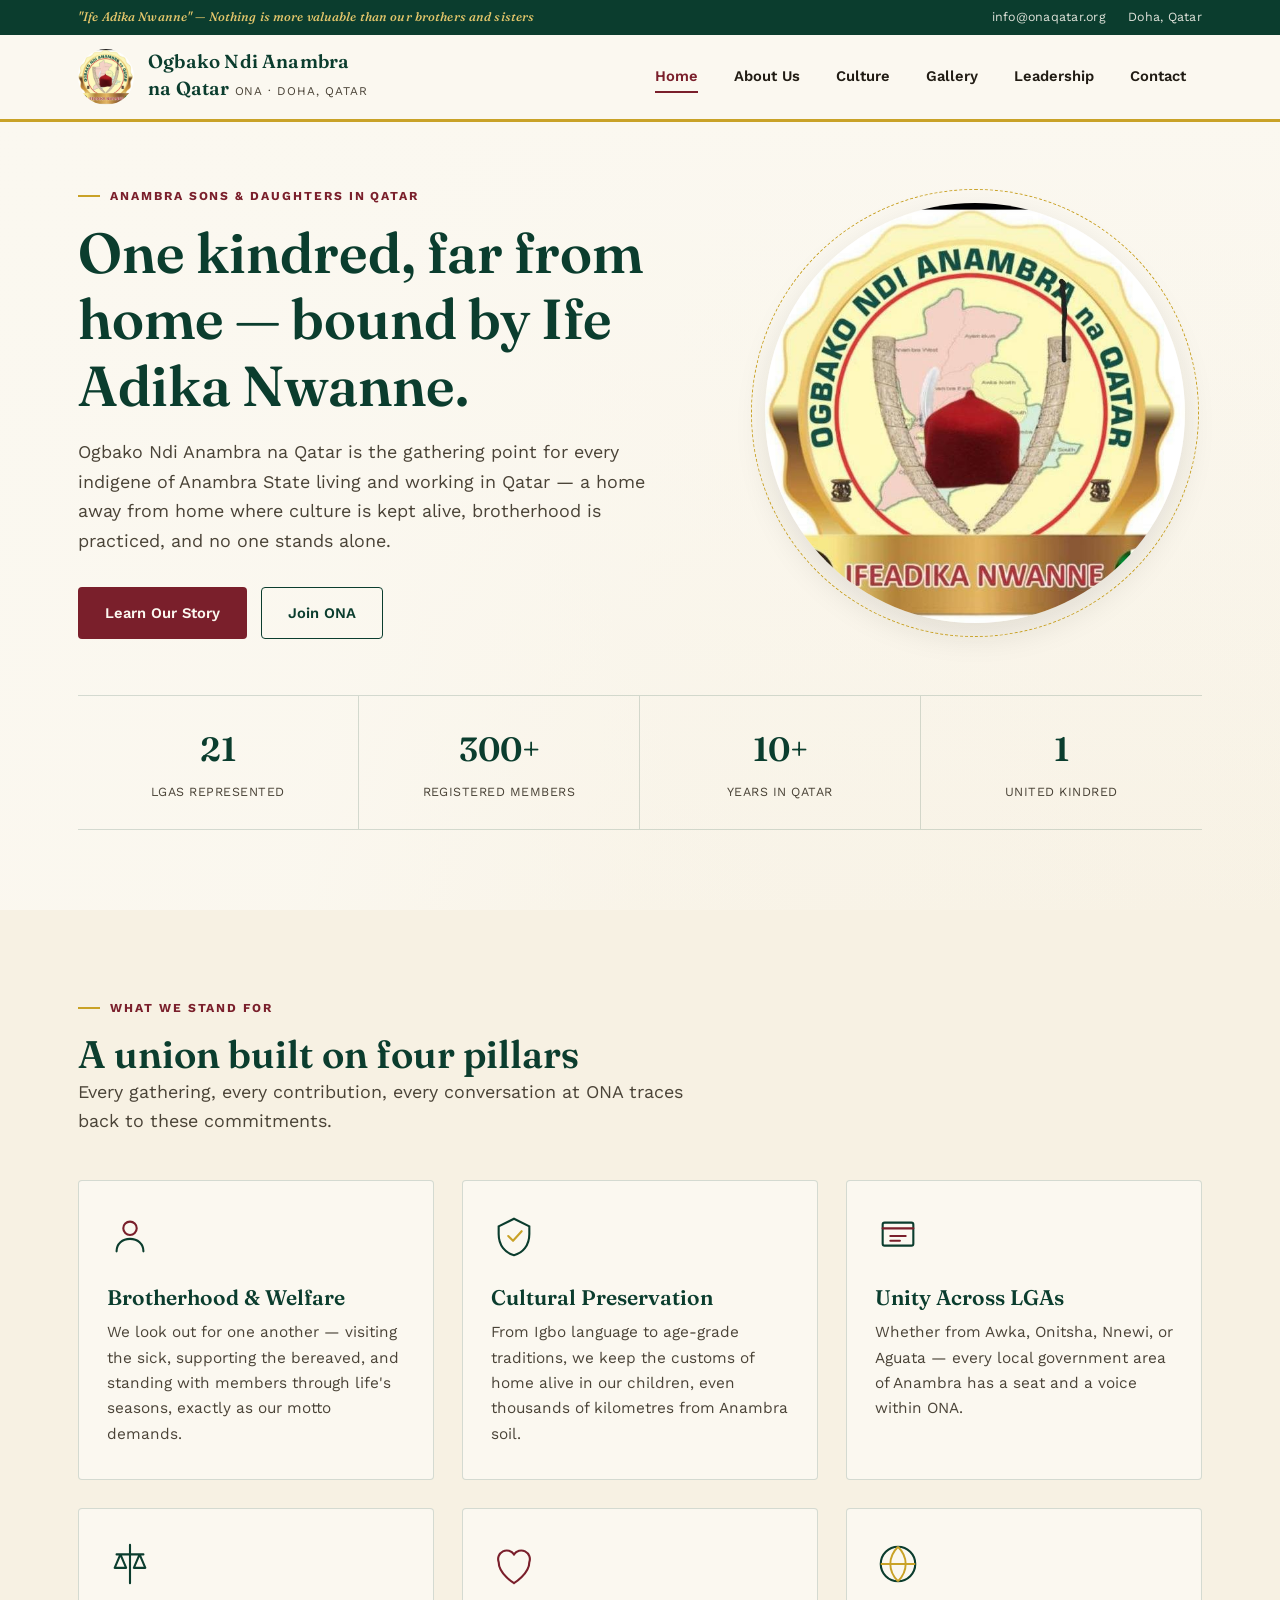
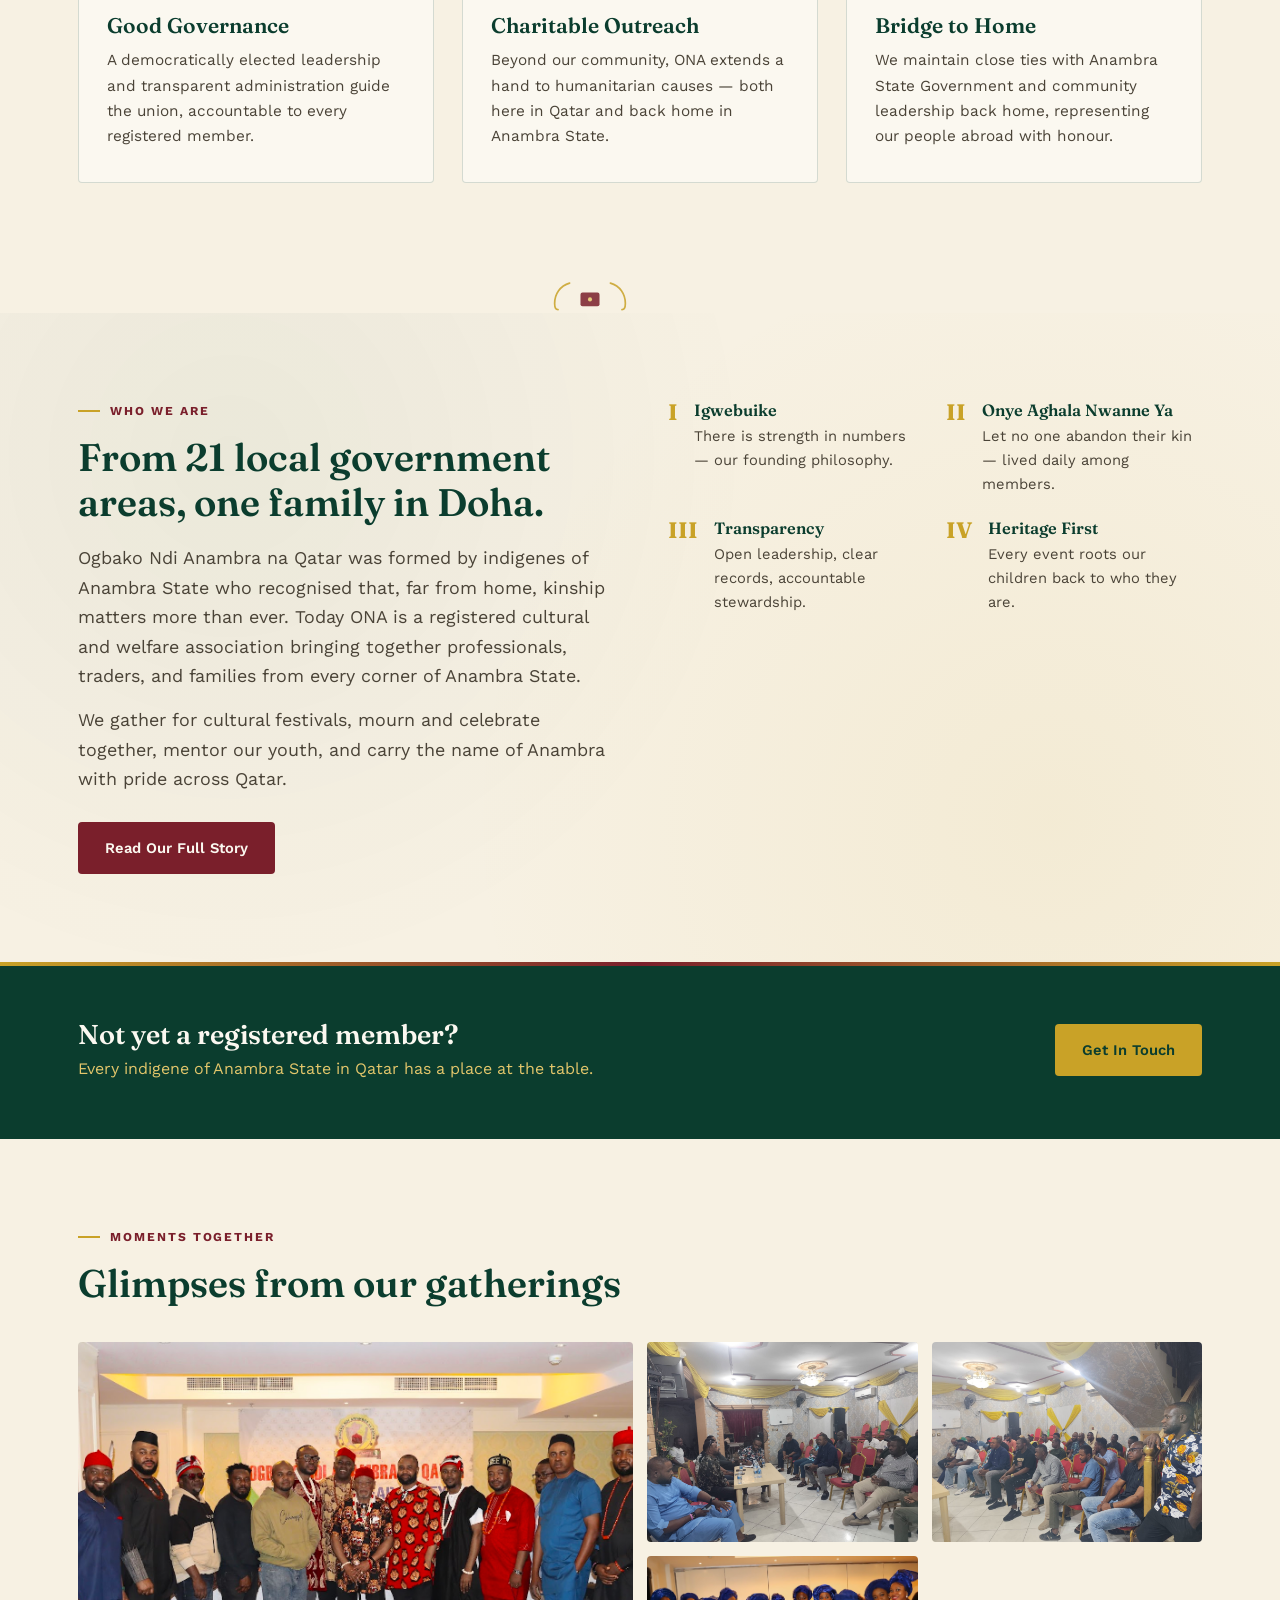
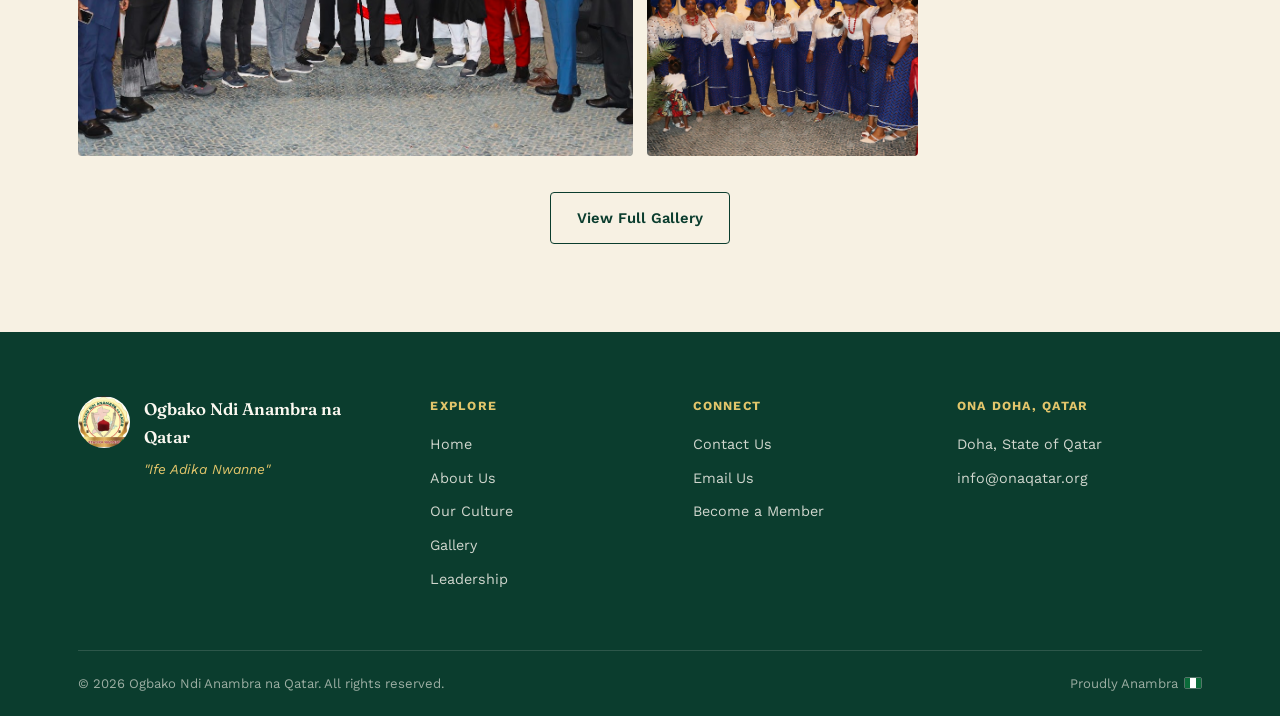
<file: index.html>
<!DOCTYPE html>
<html lang="en">
<head>
<meta charset="UTF-8">
<meta name="viewport" content="width=device-width, initial-scale=1.0">
<title>Ogbako Ndi Anambra na Qatar (ONA) — Home</title>
<meta name="description" content="Ogbako Ndi Anambra na Qatar (ONA) unites indigenous sons and daughters of Anambra State resident in Qatar — preserving culture, fostering brotherhood, and supporting one another. Ife Adika Nwanne.">
<link rel="icon" href="assets/ona-crest.png">
<link rel="stylesheet" href="css/style.css">
</head>
<body>

<div class="utility-bar">
  <div class="wrap">
    <span class="motto-tag">"Ife Adika Nwanne" — Nothing is more valuable than our brothers and sisters</span>
    <span class="util-links">
      <a href="mailto:info@onaqatar.org">info@onaqatar.org</a>
      <a href="contact.html">Doha, Qatar</a>
    </span>
  </div>
</div>

<header class="site-header">
  <div class="header-inner wrap">
    <a class="brand" href="index.html">
      <img class="crest" src="assets/ona-crest.png" alt="ONA official crest">
      <span class="brand-text">
        <span class="org-name">Ogbako Ndi Anambra<br>na Qatar</span>
        <span class="org-sub">ONA &middot; Doha, Qatar</span>
      </span>
    </a>
    <button class="nav-toggle" aria-label="Toggle navigation">
      <span></span><span></span><span></span>
    </button>
    <nav class="main-nav">
      <a href="index.html">Home</a>
      <a href="about.html">About Us</a>
      <a href="culture.html">Culture</a>
      <a href="gallery.html">Gallery</a>
      <a href="leadership.html">Leadership</a>
      <a href="contact.html">Contact</a>
    </nav>
  </div>
</header>

<main>

  <!-- HERO -->
  <section class="hero field-texture">
    <div class="hero-bg-carousel" aria-hidden="true">
      <!--
        HOW TO ADD YOUR REAL PHOTOS:
        1. Place 3 photo files inside the assets/hero/ folder.
        2. Rename each src below to match your file names,
           e.g. src="assets/hero/agm-2025.jpg"
        Until real photos are added, these slides show soft brand-colour
        gradients (via onerror) so the layout still looks intentional.
      -->
      <div class="hero-bg-slide is-active" style="background-image:url('assets/hero/onaqatar1.jpg');"></div>
      <div class="hero-bg-slide" style="background-image:url('assets/hero/onaqatar2.jpg');"></div>
      <div class="hero-bg-slide" style="background-image:url('assets/hero/onaqatar3.jpg');"></div>
    </div>
    <div class="hero-bg-overlay" aria-hidden="true"></div>

    <div class="wrap hero-grid">
      <div class="hero-copy">
        <p class="eyebrow">Anambra Sons &amp; Daughters in Qatar</p>
        <h1>One kindred, far from home — bound by Ife Adika Nwanne.</h1>
        <p class="lede">Ogbako Ndi Anambra na Qatar is the gathering point for every indigene of Anambra State living and working in Qatar — a home away from home where culture is kept alive, brotherhood is practiced, and no one stands alone.</p>
        <div class="hero-actions">
          <a href="about.html" class="btn btn-primary">Learn Our Story</a>
          <a href="contact.html" class="btn btn-outline">Join ONA</a>
        </div>
      </div>
      <div class="hero-art">
        <div class="hero-medallion-frame">
          <img src="assets/ona-crest.png" alt="Ogbako Ndi Anambra na Qatar official crest, featuring the Anambra State map, crossed ivory tusks, and the red chieftaincy cap">
        </div>
      </div>
    </div>

    <div class="wrap hero-stats-wrap">
      <div class="stat-row">
        <div class="stat"><div class="num">21</div><div class="label">LGAs Represented</div></div>
        <div class="stat"><div class="num">300+</div><div class="label">Registered Members</div></div>
        <div class="stat"><div class="num">10+</div><div class="label">Years in Qatar</div></div>
        <div class="stat"><div class="num">1</div><div class="label">United Kindred</div></div>
      </div>
    </div>
  </section>

  <!-- PILLARS -->
  <section>
    <div class="wrap">
      <p class="eyebrow">What We Stand For</p>
      <h2>A union built on four pillars</h2>
      <p class="lede">Every gathering, every contribution, every conversation at ONA traces back to these commitments.</p>

      <div class="pillars-grid">
        <div class="pillar-card">
          <svg class="glyph" viewBox="0 0 48 48" fill="none">
            <circle cx="24" cy="16" r="7" stroke="#7A1F2B" stroke-width="2.2"/>
            <path d="M10 40c0-8 6-13 14-13s14 5 14 13" stroke="#0B3D2E" stroke-width="2.2" stroke-linecap="round"/>
          </svg>
          <h3>Brotherhood &amp; Welfare</h3>
          <p>We look out for one another — visiting the sick, supporting the bereaved, and standing with members through life's seasons, exactly as our motto demands.</p>
        </div>
        <div class="pillar-card">
          <svg class="glyph" viewBox="0 0 48 48" fill="none">
            <path d="M24 6l16 8v8c0 12-7 20-16 22C15 42 8 34 8 22v-8l16-8z" stroke="#0B3D2E" stroke-width="2.2"/>
            <path d="M18 24l5 5 9-10" stroke="#C9A227" stroke-width="2.2" stroke-linecap="round" stroke-linejoin="round"/>
          </svg>
          <h3>Cultural Preservation</h3>
          <p>From Igbo language to age-grade traditions, we keep the customs of home alive in our children, even thousands of kilometres from Anambra soil.</p>
        </div>
        <div class="pillar-card">
          <svg class="glyph" viewBox="0 0 48 48" fill="none">
            <rect x="8" y="10" width="32" height="24" rx="2" stroke="#0B3D2E" stroke-width="2.2"/>
            <path d="M8 16h32M16 24h16M16 29h10" stroke="#7A1F2B" stroke-width="2.2" stroke-linecap="round"/>
          </svg>
          <h3>Unity Across LGAs</h3>
          <p>Whether from Awka, Onitsha, Nnewi, or Aguata — every local government area of Anambra has a seat and a voice within ONA.</p>
        </div>
        <div class="pillar-card">
          <svg class="glyph" viewBox="0 0 48 48" fill="none">
            <path d="M24 4v40M10 14h28M14 14l-6 14h12l-6-14zM34 14l-6 14h12l-6-14z" stroke="#0B3D2E" stroke-width="2.2" stroke-linecap="round" stroke-linejoin="round"/>
          </svg>
          <h3>Good Governance</h3>
          <p>A democratically elected leadership and transparent administration guide the union, accountable to every registered member.</p>
        </div>
        <div class="pillar-card">
          <svg class="glyph" viewBox="0 0 48 48" fill="none">
            <path d="M24 44s-16-9.6-16-22A9 9 0 0124 14a9 9 0 0116 8c0 12.4-16 22-16 22z" stroke="#7A1F2B" stroke-width="2.2"/>
          </svg>
          <h3>Charitable Outreach</h3>
          <p>Beyond our community, ONA extends a hand to humanitarian causes — both here in Qatar and back home in Anambra State.</p>
        </div>
        <div class="pillar-card">
          <svg class="glyph" viewBox="0 0 48 48" fill="none">
            <circle cx="24" cy="24" r="18" stroke="#0B3D2E" stroke-width="2.2"/>
            <path d="M24 6c5 5 8 11 8 18s-3 13-8 18M24 6c-5 5-8 11-8 18s3 13 8 18M6 24h36" stroke="#C9A227" stroke-width="2"/>
          </svg>
          <h3>Bridge to Home</h3>
          <p>We maintain close ties with Anambra State Government and community leadership back home, representing our people abroad with honour.</p>
        </div>
      </div>
    </div>
  </section>

  <div class="tusk-divider wrap">
    <svg viewBox="0 0 200 50" xmlns="http://www.w3.org/2000/svg">
      <path d="M70 6c-14 4-22 16-22 30 0 6 2 9 5 9" stroke="#C9A227" stroke-width="2.5" fill="none" stroke-linecap="round"/>
      <path d="M130 6c14 4 22 16 22 30 0 6-2 9-5 9" stroke="#C9A227" stroke-width="2.5" fill="none" stroke-linecap="round"/>
      <rect x="86" y="20" width="28" height="20" rx="3" fill="#7A1F2B"/>
      <circle cx="100" cy="30" r="3" fill="#E3C66B"/>
    </svg>
  </div>

  <!-- ABOUT TEASER -->
  <section class="field-texture">
    <div class="wrap split">
      <div>
        <p class="eyebrow">Who We Are</p>
        <h2>From 21 local government areas, one family in Doha.</h2>
        <p class="lede" style="margin-top:18px;">Ogbako Ndi Anambra na Qatar was formed by indigenes of Anambra State who recognised that, far from home, kinship matters more than ever. Today ONA is a registered cultural and welfare association bringing together professionals, traders, and families from every corner of Anambra State.</p>
        <p class="lede" style="margin-top:14px;">We gather for cultural festivals, mourn and celebrate together, mentor our youth, and carry the name of Anambra with pride across Qatar.</p>
        <a href="about.html" class="btn btn-primary" style="margin-top:28px;">Read Our Full Story</a>
      </div>
      <div>
        <div class="value-list" style="margin-top: 0;">
          <div class="value-item">
            <span class="mark">I</span>
            <div><h4>Igwebuike</h4><p>There is strength in numbers — our founding philosophy.</p></div>
          </div>
          <div class="value-item">
            <span class="mark">II</span>
            <div><h4>Onye Aghala Nwanne Ya</h4><p>Let no one abandon their kin — lived daily among members.</p></div>
          </div>
          <div class="value-item">
            <span class="mark">III</span>
            <div><h4>Transparency</h4><p>Open leadership, clear records, accountable stewardship.</p></div>
          </div>
          <div class="value-item">
            <span class="mark">IV</span>
            <div><h4>Heritage First</h4><p>Every event roots our children back to who they are.</p></div>
          </div>
        </div>
      </div>
    </div>
  </section>

  <!-- CTA BANNER -->
  <section class="banner-strip">
    <div class="wrap banner-inner">
      <div>
        <h2>Not yet a registered member?</h2>
        <p>Every indigene of Anambra State in Qatar has a place at the table.</p>
      </div>
      <a href="contact.html" class="btn btn-gold">Get In Touch</a>
    </div>
  </section>

  <!-- GALLERY TEASER -->
  <section>
    <div class="wrap">
      <p class="eyebrow">Moments Together</p>
      <h2>Glimpses from our gatherings</h2>
    </div>
    <div class="wrap" style="margin-top:36px;">
      <div class="gallery-grid" style="grid-auto-rows:200px;">
        <div class="gallery-item big" data-category="events">
          <img src="assets/gallery/endofyear8.jpg" alt="ONA community gathering" onerror="this.parentElement.style.background='linear-gradient(135deg,#0B3D2E,#145C42)'; this.style.display='none';">
          <div class="cap">End of Year Party</div>
        </div>
        <div class="gallery-item" data-category="meetings">
          <img src="assets/gallery/meeting1.jpg" alt="Cultural display" onerror="this.parentElement.style.background='linear-gradient(135deg,#7A1F2B,#54141C)'; this.style.display='none';">
          <div class="cap">Town Hall Meeting</div>
        </div>
        <div class="gallery-item" data-category="meetings">
          <img src="assets/gallery/meeting5.jpg" alt="Welfare visit" onerror="this.parentElement.style.background='linear-gradient(135deg,#C9A227,#9C7E1F)'; this.style.display='none';">
          <div class="cap">Town Hall Meeting</div>
        </div>
        <div class="gallery-item" data-category="events">
          <img src="assets/gallery/endofyear9.jpg" alt="ONA social event" onerror="this.parentElement.style.background='linear-gradient(135deg,#145C42,#0B3D2E)'; this.style.display='none';">
          <div class="cap">End of Year Party</div>
        </div>
      </div>
      <div style="text-align:center; margin-top:36px;">
        <a href="gallery.html" class="btn btn-outline">View Full Gallery</a>
      </div>
    </div>
  </section>

</main>

<footer class="site-footer">
  <div class="wrap">
    <div class="footer-grid">
      <div class="footer-brand">
        <img src="assets/ona-crest.png" alt="ONA crest">
        <div>
          <div class="fname">Ogbako Ndi Anambra na Qatar</div>
          <div class="fmotto">"Ife Adika Nwanne"</div>
        </div>
      </div>
      <div>
        <h5>Explore</h5>
        <ul>
          <li><a href="index.html">Home</a></li>
          <li><a href="about.html">About Us</a></li>
          <li><a href="culture.html">Our Culture</a></li>
          <li><a href="gallery.html">Gallery</a></li>
          <li><a href="leadership.html">Leadership</a></li>
        </ul>
      </div>
      <div>
        <h5>Connect</h5>
        <ul>
          <li><a href="contact.html">Contact Us</a></li>
          <li><a href="mailto:info@onaqatar.org">Email Us</a></li>
          <li><a href="contact.html#join">Become a Member</a></li>
        </ul>
      </div>
      <div>
        <h5>ONA Doha, Qatar</h5>
        <ul>
          <li>Doha, State of Qatar</li>
          <li>info@onaqatar.org</li>
        </ul>
      </div>
    </div>
    <div class="footer-bottom">
      <span>&copy; <span id="current-year"></span> Ogbako Ndi Anambra na Qatar. All rights reserved.</span>
      <span class="flag-chip">Proudly Anambra <span class="flag-stripe"><span></span><span></span><span></span></span></span>
    </div>
  </div>
</footer>

<script src="js/main.js"></script>
</body>
</html>
</file>
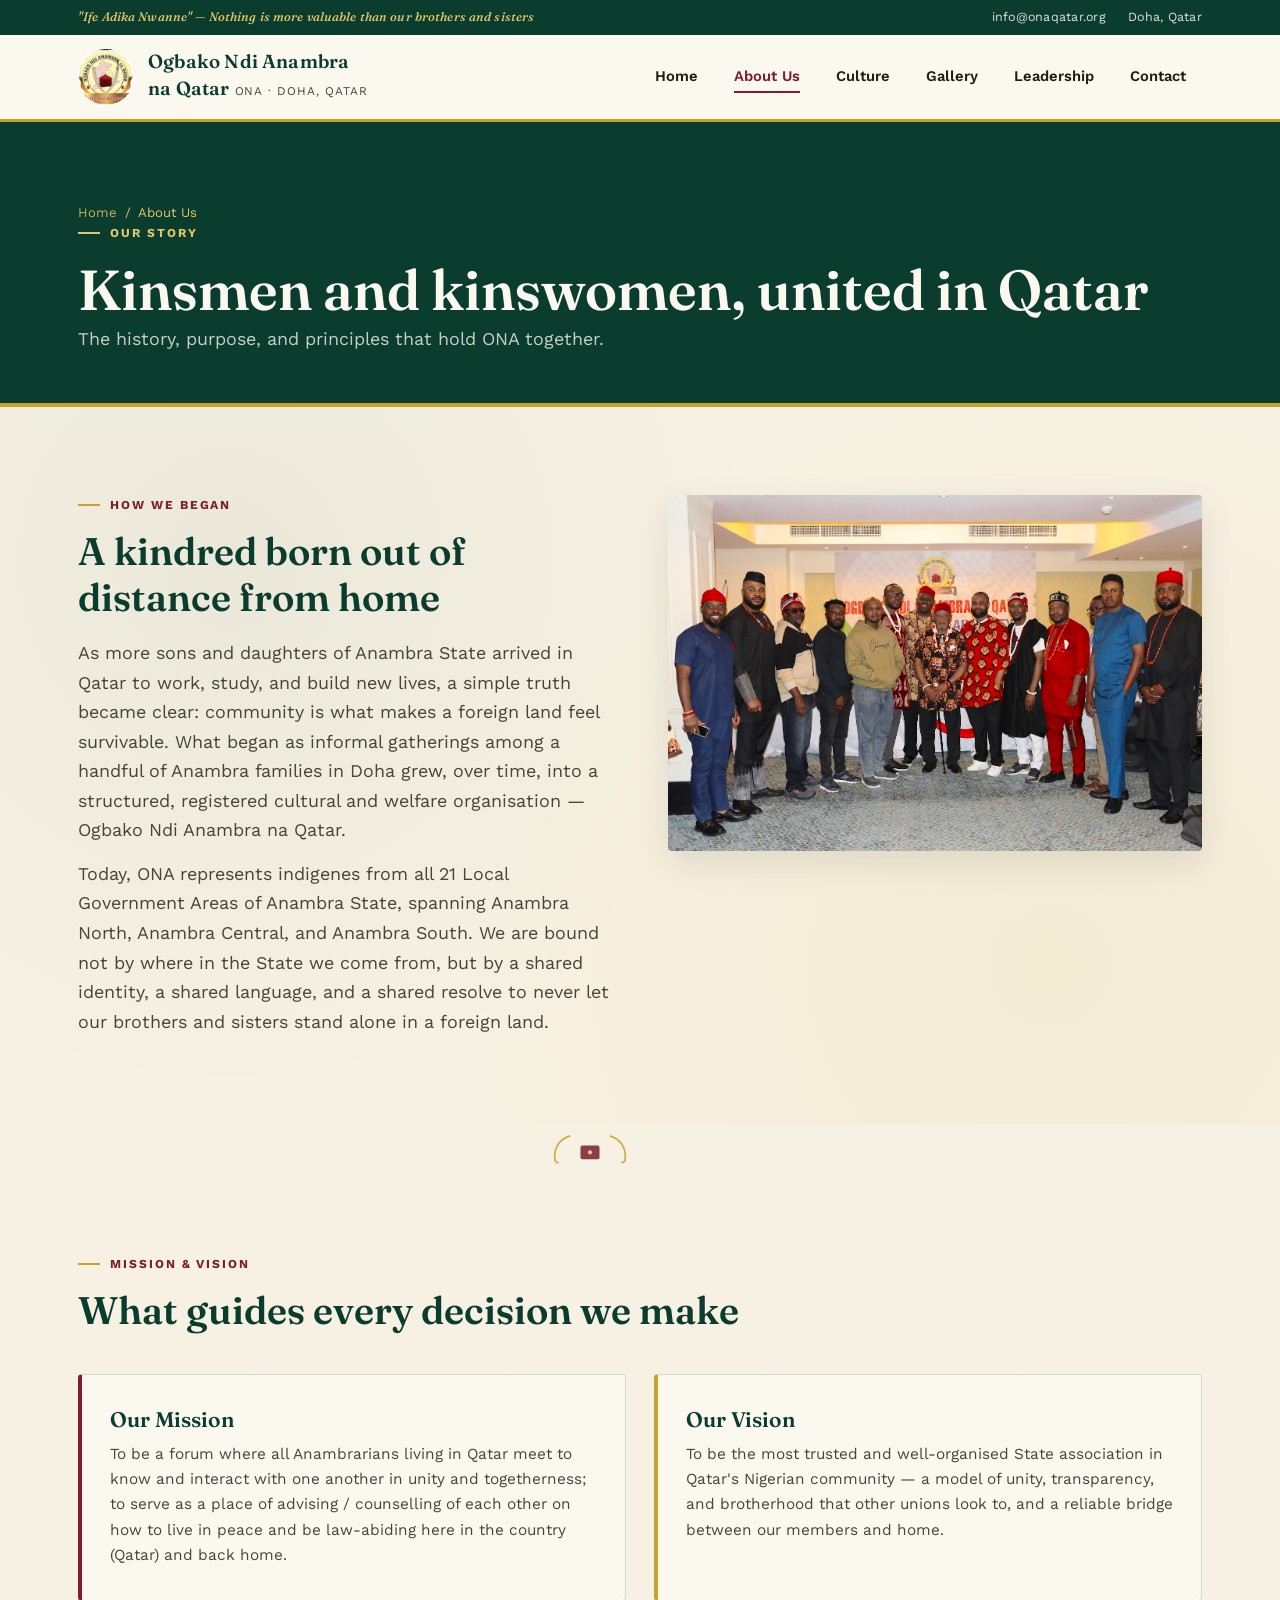
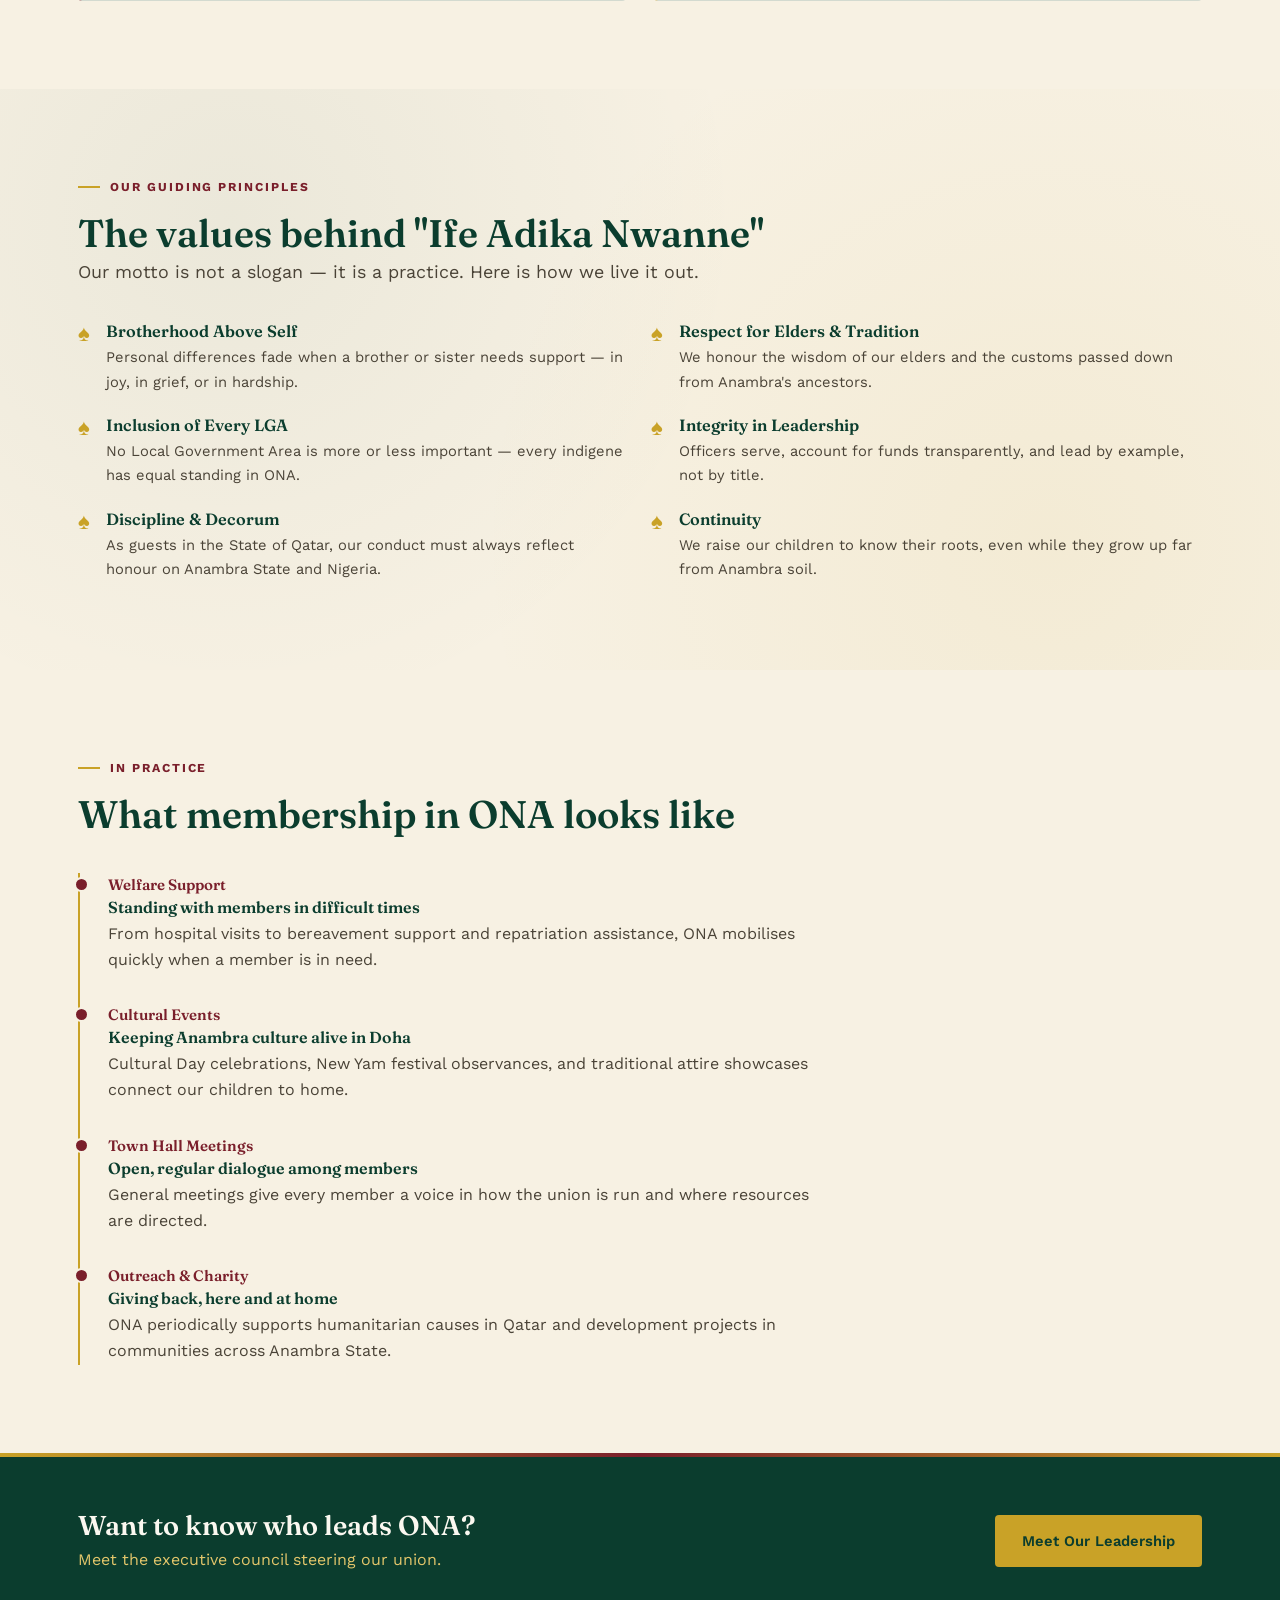
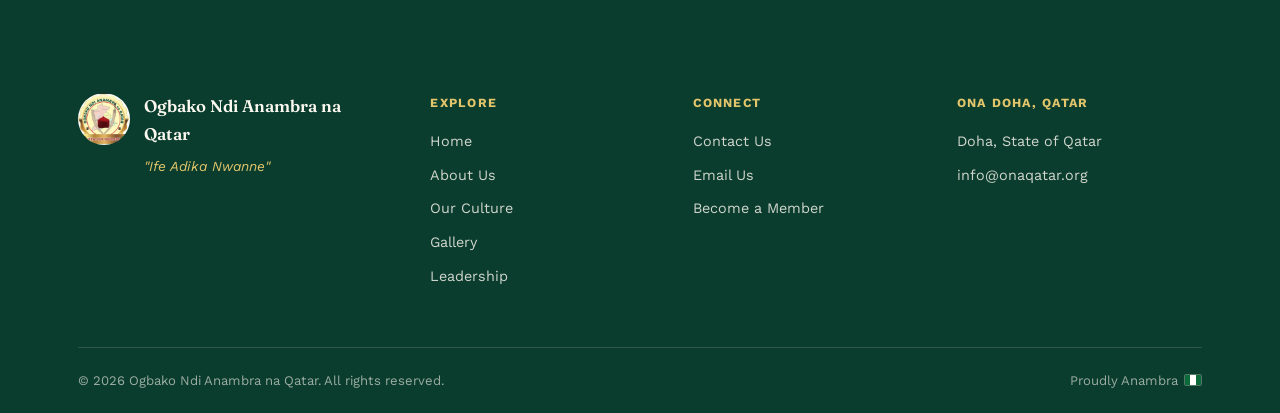
<file: about.html>
<!DOCTYPE html>
<html lang="en">
<head>
<meta charset="UTF-8">
<meta name="viewport" content="width=device-width, initial-scale=1.0">
<title>About Us — Ogbako Ndi Anambra na Qatar (ONA)</title>
<meta name="description" content="Learn the history, mission, and values of Ogbako Ndi Anambra na Qatar — the home for Anambra State indigenes living in Qatar.">
<link rel="icon" href="assets/ona-crest.png">
<link rel="stylesheet" href="css/style.css">
</head>
<body>

<div class="utility-bar">
  <div class="wrap">
    <span class="motto-tag">"Ife Adika Nwanne" — Nothing is more valuable than our brothers and sisters</span>
    <span class="util-links">
      <a href="mailto:info@onaqatar.org">info@onaqatar.org</a>
      <a href="contact.html">Doha, Qatar</a>
    </span>
  </div>
</div>

<header class="site-header">
  <div class="header-inner wrap">
    <a class="brand" href="index.html">
      <img class="crest" src="assets/ona-crest.png" alt="ONA official crest">
      <span class="brand-text">
        <span class="org-name">Ogbako Ndi Anambra<br>na Qatar</span>
        <span class="org-sub">ONA &middot; Doha, Qatar</span>
      </span>
    </a>
    <button class="nav-toggle" aria-label="Toggle navigation">
      <span></span><span></span><span></span>
    </button>
    <nav class="main-nav">
      <a href="index.html">Home</a>
      <a href="about.html">About Us</a>
      <a href="culture.html">Culture</a>
      <a href="gallery.html">Gallery</a>
      <a href="leadership.html">Leadership</a>
      <a href="contact.html">Contact</a>
    </nav>
  </div>
</header>

<main>

  <section class="page-header">
    <div class="wrap">
      <div class="breadcrumb"><a href="index.html">Home</a> &nbsp;/&nbsp; About Us</div>
      <p class="eyebrow">Our Story</p>
      <h1>Kinsmen and kinswomen, united in Qatar</h1>
      <p class="lede">The history, purpose, and principles that hold ONA together.</p>
    </div>
  </section>

  <!-- ORIGIN STORY -->
  <section class="field-texture">
    <div class="wrap split">
      <div>
        <p class="eyebrow">How We Began</p>
        <h2>A kindred born out of distance from home</h2>
        <p class="lede" style="margin-top:18px;">As more sons and daughters of Anambra State arrived in Qatar to work, study, and build new lives, a simple truth became clear: community is what makes a foreign land feel survivable. What began as informal gatherings among a handful of Anambra families in Doha grew, over time, into a structured, registered cultural and welfare organisation — Ogbako Ndi Anambra na Qatar.</p>
        <p class="lede" style="margin-top:14px;">Today, ONA represents indigenes from all 21 Local Government Areas of Anambra State, spanning Anambra North, Anambra Central, and Anambra South. We are bound not by where in the State we come from, but by a shared identity, a shared language, and a shared resolve to never let our brothers and sisters stand alone in a foreign land.</p>
      </div>
      <div>
        <img src="assets/gallery/endofyear8.jpg" alt="ONA crest featuring the Anambra State map and chieftaincy regalia" style="width: 100%; max-width: 600px; margin: 0 auto;">
      </div>
    </div>
  </section>

  <div class="tusk-divider wrap">
    <svg viewBox="0 0 200 50" xmlns="http://www.w3.org/2000/svg">
      <path d="M70 6c-14 4-22 16-22 30 0 6 2 9 5 9" stroke="#C9A227" stroke-width="2.5" fill="none" stroke-linecap="round"/>
      <path d="M130 6c14 4 22 16 22 30 0 6-2 9-5 9" stroke="#C9A227" stroke-width="2.5" fill="none" stroke-linecap="round"/>
      <rect x="86" y="20" width="28" height="20" rx="3" fill="#7A1F2B"/>
      <circle cx="100" cy="30" r="3" fill="#E3C66B"/>
    </svg>
  </div>

  <!-- MISSION / VISION -->
  <section>
    <div class="wrap">
      <p class="eyebrow">Mission &amp; Vision</p>
      <h2>What guides every decision we make</h2>
      <div class="pillars-grid" style="grid-template-columns: 1fr 1fr; margin-top: 40px;">
        <div class="pillar-card" style="border-left: 4px solid var(--maroon-700);">
          <h3>Our Mission</h3>
          <p>To be a forum where all Anambrarians living in Qatar meet to know and interact with one another in unity and togetherness; to serve as a place of advising / counselling of each other on how to live in peace and be law-abiding here in the country (Qatar) and back home.</p>
        </div>
        <div class="pillar-card" style="border-left: 4px solid var(--gold-500);">
          <h3>Our Vision</h3>
          <p>To be the most trusted and well-organised State association in Qatar's Nigerian community — a model of unity, transparency, and brotherhood that other unions look to, and a reliable bridge between our members and home.</p>
        </div>
      </div>
    </div>
  </section>

  <!-- VALUES -->
  <section class="field-texture">
    <div class="wrap">
      <p class="eyebrow">Our Guiding Principles</p>
      <h2>The values behind "Ife Adika Nwanne"</h2>
      <p class="lede">Our motto is not a slogan — it is a practice. Here is how we live it out.</p>
      <div class="value-list">
        <div class="value-item">
          <span class="mark">&#x2660;</span>
          <div><h4>Brotherhood Above Self</h4><p>Personal differences fade when a brother or sister needs support — in joy, in grief, or in hardship.</p></div>
        </div>
        <div class="value-item">
          <span class="mark">&#x2660;</span>
          <div><h4>Respect for Elders &amp; Tradition</h4><p>We honour the wisdom of our elders and the customs passed down from Anambra's ancestors.</p></div>
        </div>
        <div class="value-item">
          <span class="mark">&#x2660;</span>
          <div><h4>Inclusion of Every LGA</h4><p>No Local Government Area is more or less important — every indigene has equal standing in ONA.</p></div>
        </div>
        <div class="value-item">
          <span class="mark">&#x2660;</span>
          <div><h4>Integrity in Leadership</h4><p>Officers serve, account for funds transparently, and lead by example, not by title.</p></div>
        </div>
        <div class="value-item">
          <span class="mark">&#x2660;</span>
          <div><h4>Discipline &amp; Decorum</h4><p>As guests in the State of Qatar, our conduct must always reflect honour on Anambra State and Nigeria.</p></div>
        </div>
        <div class="value-item">
          <span class="mark">&#x2660;</span>
          <div><h4>Continuity</h4><p>We raise our children to know their roots, even while they grow up far from Anambra soil.</p></div>
        </div>
      </div>
    </div>
  </section>

  <!-- WHAT WE DO -->
  <section>
    <div class="wrap">
      <p class="eyebrow">In Practice</p>
      <h2>What membership in ONA looks like</h2>
      <div class="timeline" style="margin-top:36px; max-width: 760px;">
        <div class="timeline-item">
          <div class="yr">Welfare Support</div>
          <h4>Standing with members in difficult times</h4>
          <p style="color:var(--ink-600); margin-top:4px;">From hospital visits to bereavement support and repatriation assistance, ONA mobilises quickly when a member is in need.</p>
        </div>
        <div class="timeline-item">
          <div class="yr">Cultural Events</div>
          <h4>Keeping Anambra culture alive in Doha</h4>
          <p style="color:var(--ink-600); margin-top:4px;">Cultural Day celebrations, New Yam festival observances, and traditional attire showcases connect our children to home.</p>
        </div>
        <div class="timeline-item">
          <div class="yr">Town Hall Meetings</div>
          <h4>Open, regular dialogue among members</h4>
          <p style="color:var(--ink-600); margin-top:4px;">General meetings give every member a voice in how the union is run and where resources are directed.</p>
        </div>
        <div class="timeline-item">
          <div class="yr">Outreach &amp; Charity</div>
          <h4>Giving back, here and at home</h4>
          <p style="color:var(--ink-600); margin-top:4px;">ONA periodically supports humanitarian causes in Qatar and development projects in communities across Anambra State.</p>
        </div>
      </div>
    </div>
  </section>

  <section class="banner-strip">
    <div class="wrap banner-inner">
      <div>
        <h2>Want to know who leads ONA?</h2>
        <p>Meet the executive council steering our union.</p>
      </div>
      <a href="leadership.html" class="btn btn-gold">Meet Our Leadership</a>
    </div>
  </section>

</main>

<footer class="site-footer">
  <div class="wrap">
    <div class="footer-grid">
      <div class="footer-brand">
        <img src="assets/ona-crest.png" alt="ONA crest">
        <div>
          <div class="fname">Ogbako Ndi Anambra na Qatar</div>
          <div class="fmotto">"Ife Adika Nwanne"</div>
        </div>
      </div>
      <div>
        <h5>Explore</h5>
        <ul>
          <li><a href="index.html">Home</a></li>
          <li><a href="about.html">About Us</a></li>
          <li><a href="culture.html">Our Culture</a></li>
          <li><a href="gallery.html">Gallery</a></li>
          <li><a href="leadership.html">Leadership</a></li>
          
        </ul>
      </div>
      <div>
        <h5>Connect</h5>
        <ul>
          <li><a href="contact.html">Contact Us</a></li>
          <li><a href="mailto:info@onaqatar.org">Email Us</a></li>
          <li><a href="contact.html#join">Become a Member</a></li>
        </ul>
      </div>
      <div>
        <h5>ONA Doha, Qatar</h5>
        <ul>
          <li>Doha, State of Qatar</li>
          <li>info@onaqatar.org</li>
        </ul>
      </div>
    </div>
    <div class="footer-bottom">
      <span>&copy; <span id="current-year"></span> Ogbako Ndi Anambra na Qatar. All rights reserved.</span>
      <span class="flag-chip">Proudly Anambra <span class="flag-stripe"><span></span><span></span><span></span></span></span>
    </div>
  </div>
</footer>

<script src="js/main.js"></script>
</body>
</html>
</file>
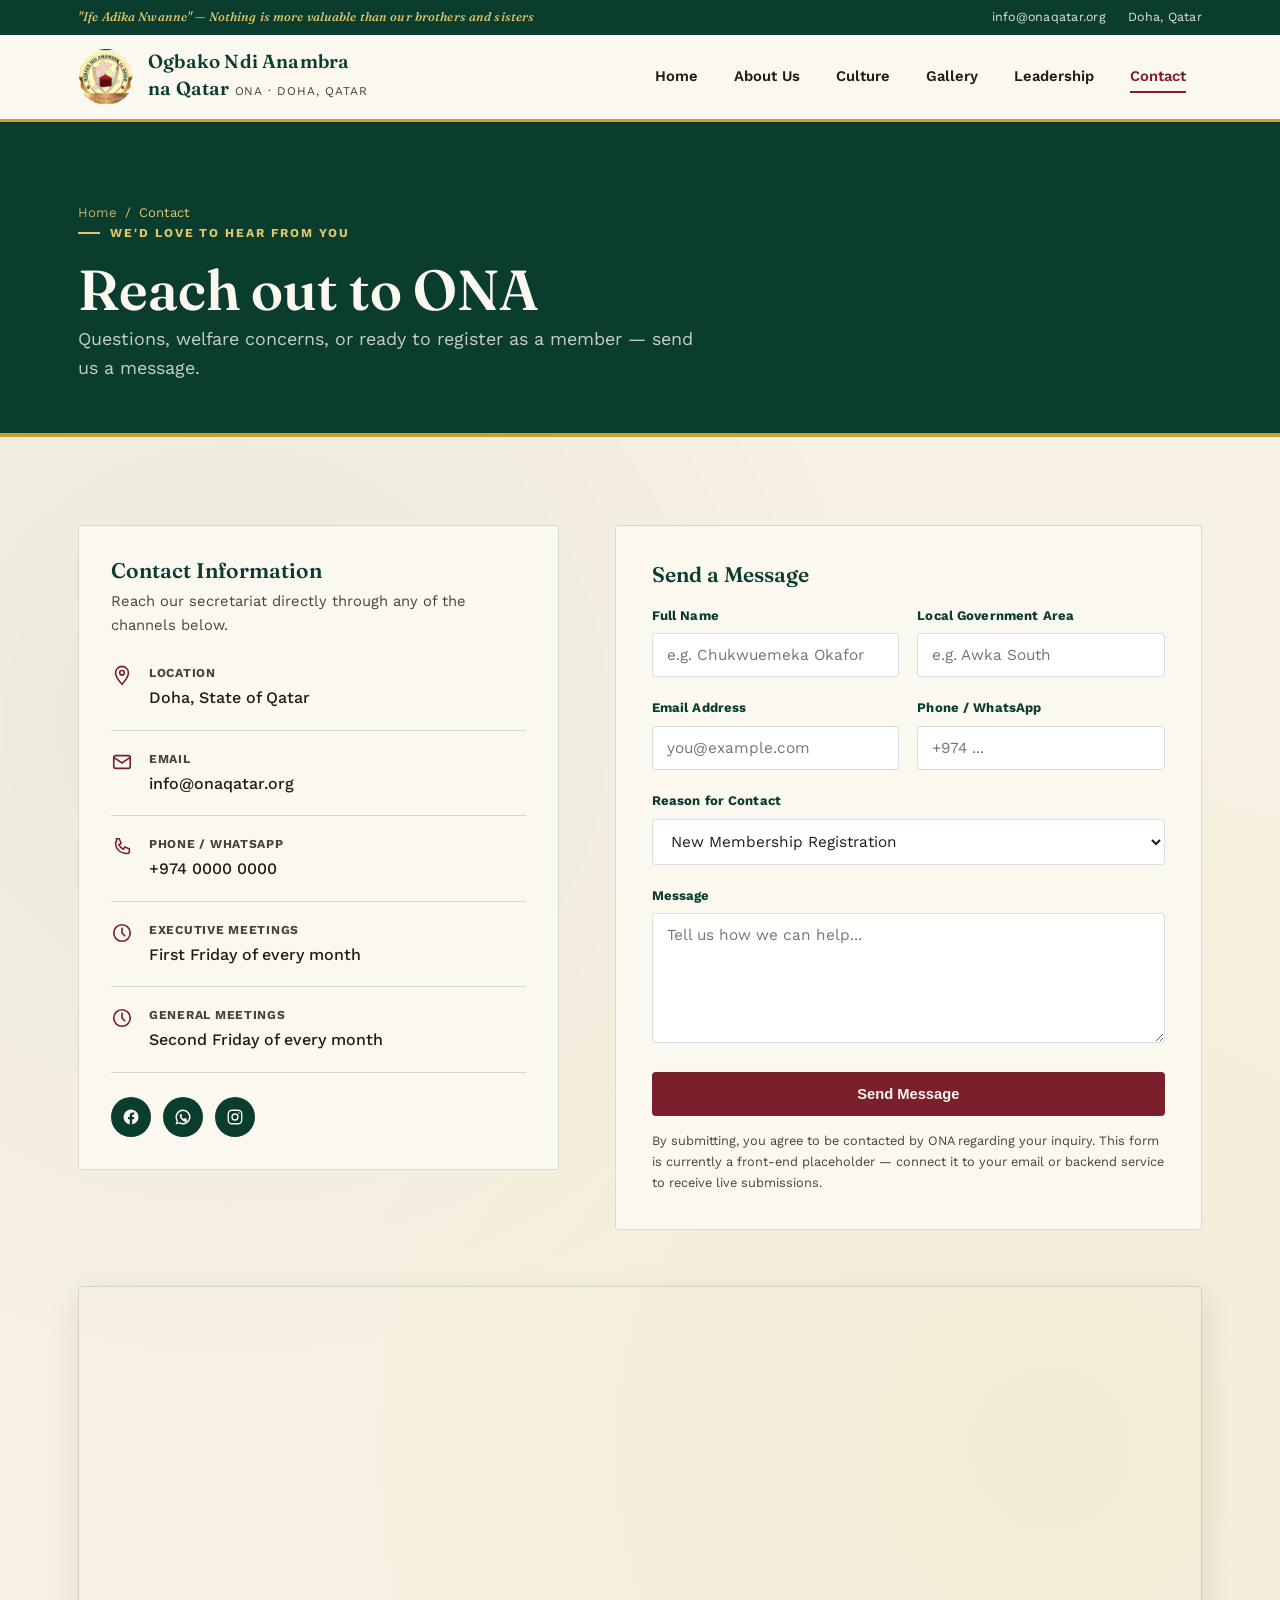
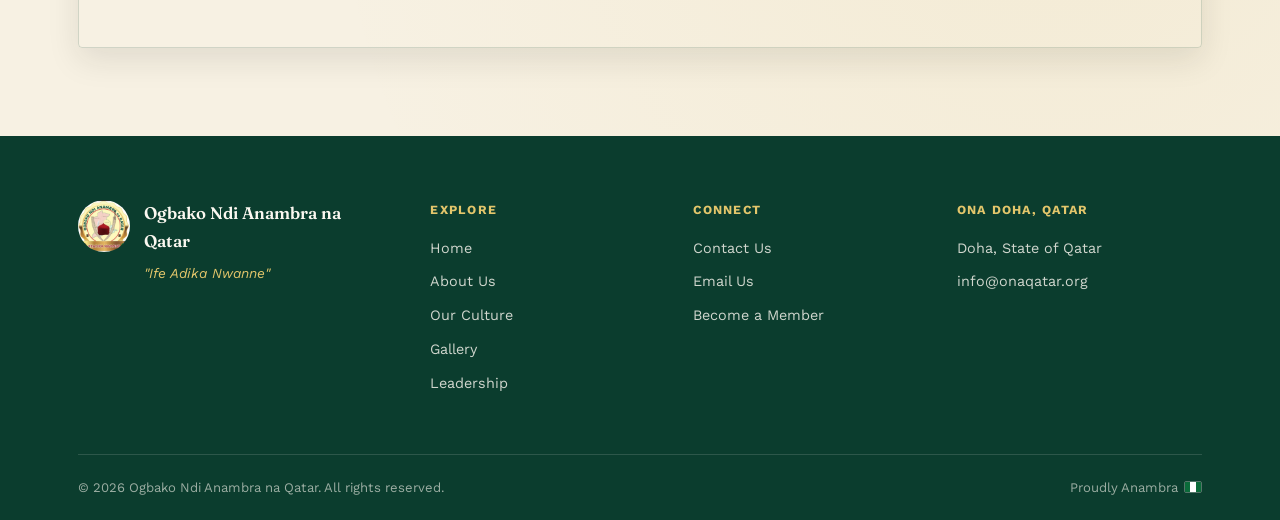
<file: contact.html>
<!DOCTYPE html>
<html lang="en">
<head>
<meta charset="UTF-8">
<meta name="viewport" content="width=device-width, initial-scale=1.0">
<title>Contact Us — Ogbako Ndi Anambra na Qatar (ONA)</title>
<meta name="description" content="Get in touch with Ogbako Ndi Anambra na Qatar or register as a member.">
<link rel="icon" href="assets/ona-crest.png">
<link rel="stylesheet" href="css/style.css">
</head>
<body>

<div class="utility-bar">
  <div class="wrap">
    <span class="motto-tag">"Ife Adika Nwanne" — Nothing is more valuable than our brothers and sisters</span>
    <span class="util-links">
      <a href="mailto:info@onaqatar.org">info@onaqatar.org</a>
      <a href="contact.html">Doha, Qatar</a>
    </span>
  </div>
</div>

<header class="site-header">
  <div class="header-inner wrap">
    <a class="brand" href="index.html">
      <img class="crest" src="assets/ona-crest.png" alt="ONA official crest">
      <span class="brand-text">
        <span class="org-name">Ogbako Ndi Anambra<br>na Qatar</span>
        <span class="org-sub">ONA &middot; Doha, Qatar</span>
      </span>
    </a>
    <button class="nav-toggle" aria-label="Toggle navigation">
      <span></span><span></span><span></span>
    </button>
    <nav class="main-nav">
      <a href="index.html">Home</a>
      <a href="about.html">About Us</a>
      <a href="culture.html">Culture</a>
      <a href="gallery.html">Gallery</a>
      <a href="leadership.html">Leadership</a>
      <a href="contact.html">Contact</a>
    </nav>
  </div>
</header>

<main>

  <section class="page-header">
    <div class="wrap">
      <div class="breadcrumb"><a href="index.html">Home</a> &nbsp;/&nbsp; Contact</div>
      <p class="eyebrow">We'd Love to Hear From You</p>
      <h1>Reach out to ONA</h1>
      <p class="lede">Questions, welfare concerns, or ready to register as a member — send us a message.</p>
    </div>
  </section>

  <section id="join" class="field-texture">
    <div class="wrap contact-grid">

      <div>
        <div class="contact-info-card">
          <h3 style="margin-bottom: 6px;">Contact Information</h3>
          <p style="color:var(--ink-600); font-size:0.92rem; margin-bottom: 8px;">Reach our secretariat directly through any of the channels below.</p>

          <div class="info-row">
            <span class="ic">
              <svg viewBox="0 0 24 24" fill="none" width="22" height="22"><path d="M12 21s7-7.4 7-12.5A7 7 0 005 8.5C5 13.6 12 21 12 21z" stroke="currentColor" stroke-width="1.8"/><circle cx="12" cy="8.5" r="2.5" stroke="currentColor" stroke-width="1.8"/></svg>
            </span>
            <div>
              <div class="lbl">Location</div>
              <div class="val">Doha, State of Qatar</div>
            </div>
          </div>

          <div class="info-row">
            <span class="ic">
              <svg viewBox="0 0 24 24" fill="none" width="22" height="22"><rect x="3" y="5" width="18" height="14" rx="2" stroke="currentColor" stroke-width="1.8"/><path d="M3 7l9 6 9-6" stroke="currentColor" stroke-width="1.8"/></svg>
            </span>
            <div>
              <div class="lbl">Email</div>
              <div class="val"><a href="mailto:info@onaqatar.org">info@onaqatar.org</a></div>
            </div>
          </div>

          <div class="info-row">
            <span class="ic">
              <svg viewBox="0 0 24 24" fill="none" width="22" height="22"><path d="M6 3h3l2 5-2.5 1.5a11 11 0 005 5L15 12l5 2v3a2 2 0 01-2 2C9.5 19 5 14.5 5 7a2 2 0 011-1z" stroke="currentColor" stroke-width="1.7"/></svg>
            </span>
            <div>
              <div class="lbl">Phone / WhatsApp</div>
              <div class="val"><a href="tel:+97400000000">+974 0000 0000</a></div>
            </div>
          </div>

          <div class="info-row">
            <span class="ic">
              <svg viewBox="0 0 24 24" fill="none" width="22" height="22"><circle cx="12" cy="12" r="9" stroke="currentColor" stroke-width="1.8"/><path d="M12 7v5l3 3" stroke="currentColor" stroke-width="1.8" stroke-linecap="round"/></svg>
            </span>
            <div>
              <div class="lbl">Executive Meetings</div>
              <div class="val">First Friday of every month</div>
            </div>
          </div>

             <div class="info-row">
            <span class="ic">
              <svg viewBox="0 0 24 24" fill="none" width="22" height="22"><circle cx="12" cy="12" r="9" stroke="currentColor" stroke-width="1.8"/><path d="M12 7v5l3 3" stroke="currentColor" stroke-width="1.8" stroke-linecap="round"/></svg>
            </span>
            <div>
              <div class="lbl">General Meetings</div>
              <div class="val">Second Friday of every month</div>
            </div>
          </div>

          <div class="social-row">
            <a href="#" aria-label="ONA on Facebook">
              <svg viewBox="0 0 24 24" width="18" height="18" fill="currentColor"><path d="M22 12a10 10 0 10-11.6 9.9v-7H7.9V12h2.5V9.8c0-2.5 1.5-3.9 3.8-3.9 1.1 0 2.2.2 2.2.2v2.5h-1.2c-1.2 0-1.6.8-1.6 1.6V12h2.7l-.4 2.9h-2.3v7A10 10 0 0022 12z"/></svg>
            </a>
            <a href="#" aria-label="ONA on WhatsApp">
              <svg viewBox="0 0 24 24" width="18" height="18" fill="currentColor"><path d="M12 2a10 10 0 00-8.5 15.2L2 22l4.9-1.4A10 10 0 1012 2zm0 18a8 8 0 01-4.1-1.1l-.3-.2-3 .8.8-2.9-.2-.3A8 8 0 1112 20zm4.4-5.9c-.2-.1-1.4-.7-1.6-.8-.2-.1-.4-.1-.5.1l-.7.9c-.1.2-.3.2-.5.1-1.2-.5-2.4-1.6-3-2.9-.1-.2 0-.3.1-.4l.5-.7c.1-.2.1-.4 0-.5l-.6-1.6c-.1-.3-.4-.3-.6-.3h-.5c-.2 0-.5.1-.6.3-.2.3-.7 1-.7 2 0 1.9 1.4 3.7 1.6 4 .2.3 2 3 4.9 4 .6.2 1 .3 1.4.2.4-.1 1.4-.6 1.6-1.1.2-.5.2-.9.1-1-.1-.1-.3-.2-.4-.3z"/></svg>
            </a>
            <a href="#" aria-label="ONA on Instagram">
              <svg viewBox="0 0 24 24" width="18" height="18" fill="currentColor"><rect x="3" y="3" width="18" height="18" rx="5" fill="none" stroke="currentColor" stroke-width="1.8"/><circle cx="12" cy="12" r="4" fill="none" stroke="currentColor" stroke-width="1.8"/><circle cx="17.2" cy="6.8" r="1"/></svg>
            </a>
          </div>
        </div>
      </div>

      <div>
        <div class="contact-form">
          <h3 style="margin-bottom: 18px;">Send a Message</h3>
          <div class="form-success">Thank you — your message has been received. A member of our secretariat will respond shortly.</div>
          <form id="contact-form">
            <div class="form-row two-col">
              <div>
                <label for="fname">Full Name</label>
                <input type="text" id="fname" name="fname" placeholder="e.g. Chukwuemeka Okafor" required>
              </div>
              <div>
                <label for="lga">Local Government Area</label>
                <input type="text" id="lga" name="lga" placeholder="e.g. Awka South">
              </div>
            </div>
            <div class="form-row two-col">
              <div>
                <label for="email">Email Address</label>
                <input type="email" id="email" name="email" placeholder="you@example.com" required>
              </div>
              <div>
                <label for="phone">Phone / WhatsApp</label>
                <input type="tel" id="phone" name="phone" placeholder="+974 ...">
              </div>
            </div>
            <div class="form-row">
              <label for="reason">Reason for Contact</label>
              <select id="reason" name="reason">
                <option>New Membership Registration</option>
                <option>General Inquiry</option>
                <option>Welfare Support Request</option>
                <option>Event &amp; Cultural Programme</option>
                <option>Partnership / Sponsorship</option>
                <option>Other</option>
              </select>
            </div>
            <div class="form-row">
              <label for="message">Message</label>
              <textarea id="message" name="message" placeholder="Tell us how we can help..." required></textarea>
            </div>
            <button type="submit" class="btn btn-primary" style="width:100%; justify-content:center;">Send Message</button>
            <p class="form-note">By submitting, you agree to be contacted by ONA regarding your inquiry. This form is currently a front-end placeholder — connect it to your email or backend service to receive live submissions.</p>
          </form>
        </div>
      </div>

    </div>

    <div class="wrap">
      <div class="map-embed">
        <iframe src="https://www.google.com/maps/embed?pb=!1m18!1m12!1m3!1d231443.5!2d51.43!3d25.28!2m1!1f0!2m1!1f0!3m2!1i1024!2i768!4f13.1!3m3!1m2!1s0x3e45c528955a90e1%3A0x6b5ff5e3331b462b!2sDoha%2C%20Qatar!5e0!3m2!1sen!2sqa!4v1700000000000" loading="lazy" referrerpolicy="no-referrer-when-downgrade" title="Map of Doha, Qatar"></iframe>
      </div>
    </div>

  </section>

</main>

<footer class="site-footer">
  <div class="wrap">
    <div class="footer-grid">
      <div class="footer-brand">
        <img src="assets/ona-crest.png" alt="ONA crest">
        <div>
          <div class="fname">Ogbako Ndi Anambra na Qatar</div>
          <div class="fmotto">"Ife Adika Nwanne"</div>
        </div>
      </div>
      <div>
        <h5>Explore</h5>
        <ul>
          <li><a href="index.html">Home</a></li>
          <li><a href="about.html">About Us</a></li>
          <li><a href="culture.html">Our Culture</a></li>
          <li><a href="gallery.html">Gallery</a></li>
          <li><a href="leadership.html">Leadership</a></li>
        </ul>
      </div>
      <div>
        <h5>Connect</h5>
        <ul>
          <li><a href="contact.html">Contact Us</a></li>
          <li><a href="mailto:info@onaqatar.org">Email Us</a></li>
          <li><a href="contact.html#join">Become a Member</a></li>
        </ul>
      </div>
      <div>
        <h5>ONA Doha, Qatar</h5>
        <ul>
          <li>Doha, State of Qatar</li>
          <li>info@onaqatar.org</li>
        </ul>
      </div>
    </div>
    <div class="footer-bottom">
      <span>&copy; <span id="current-year"></span> Ogbako Ndi Anambra na Qatar. All rights reserved.</span>
      <span class="flag-chip">Proudly Anambra <span class="flag-stripe"><span></span><span></span><span></span></span></span>
    </div>
  </div>
</footer>

<script src="js/main.js"></script>
</body>
</html>
</file>
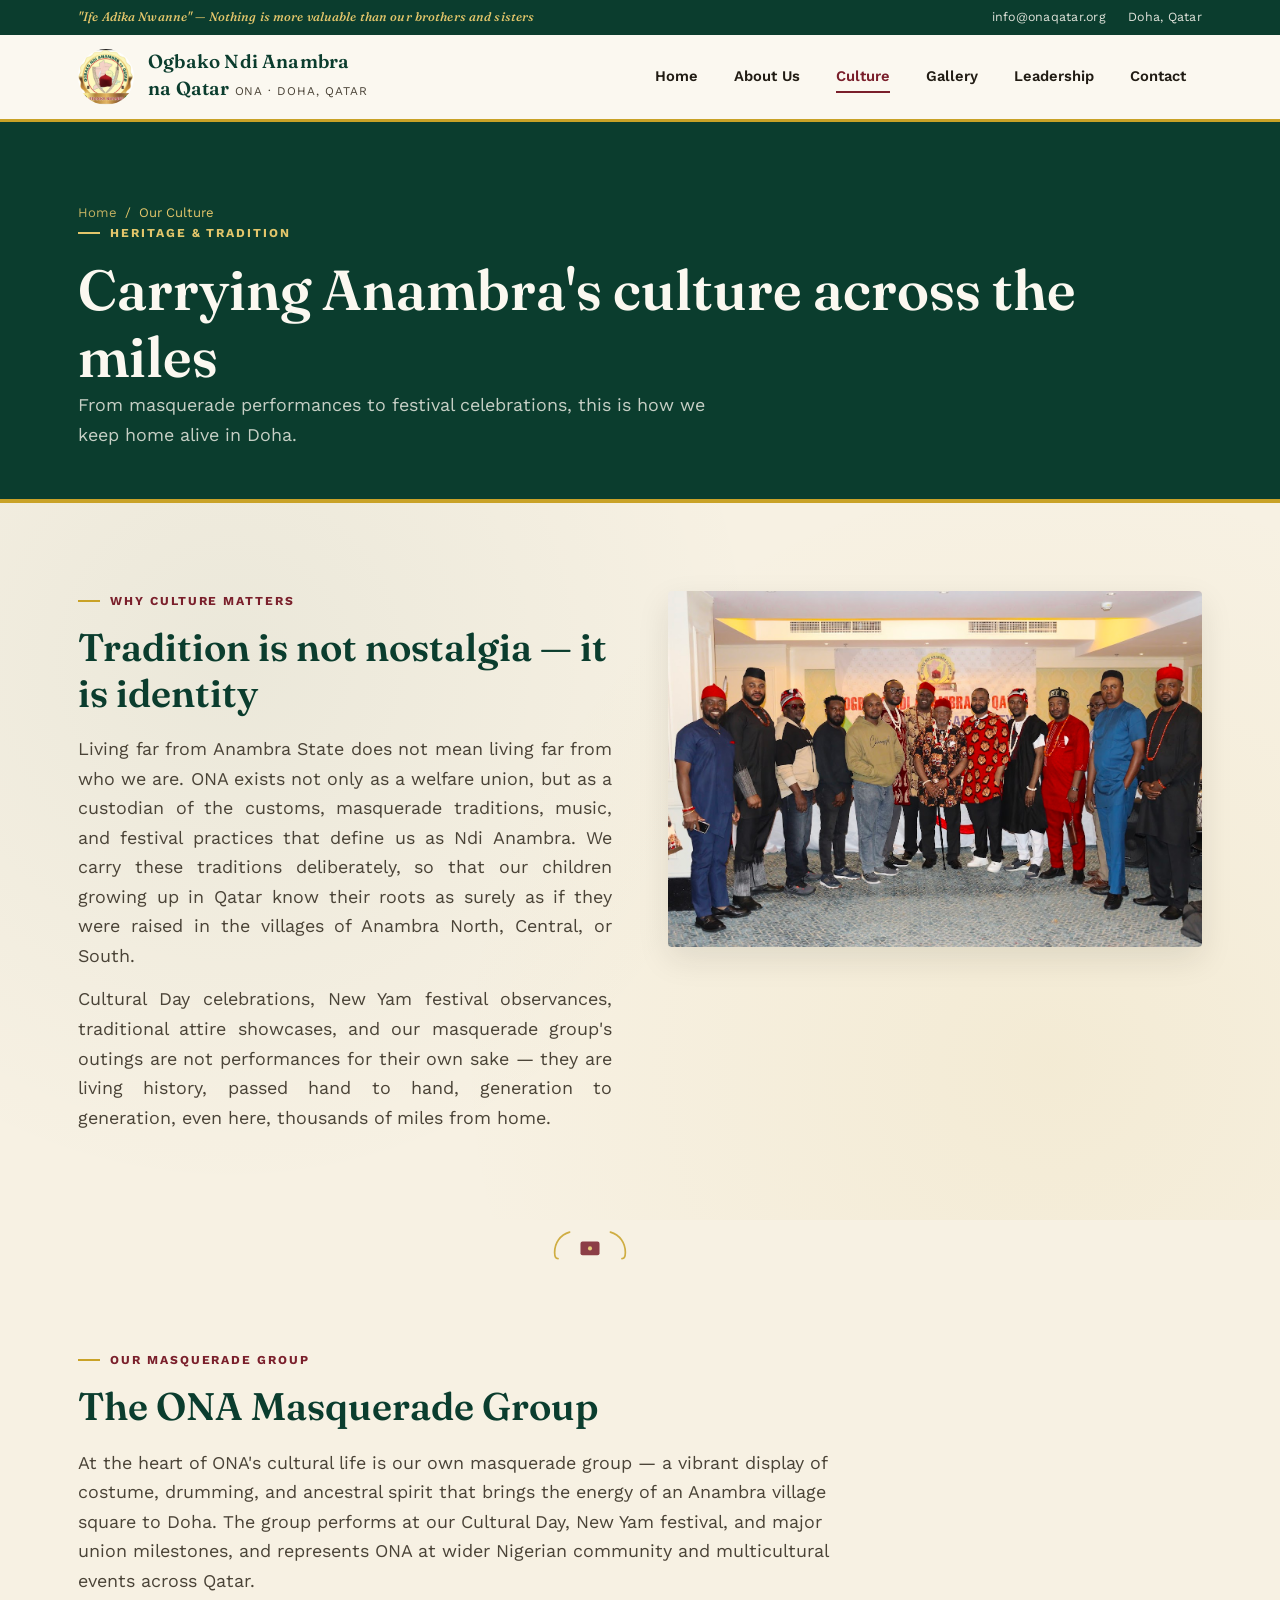
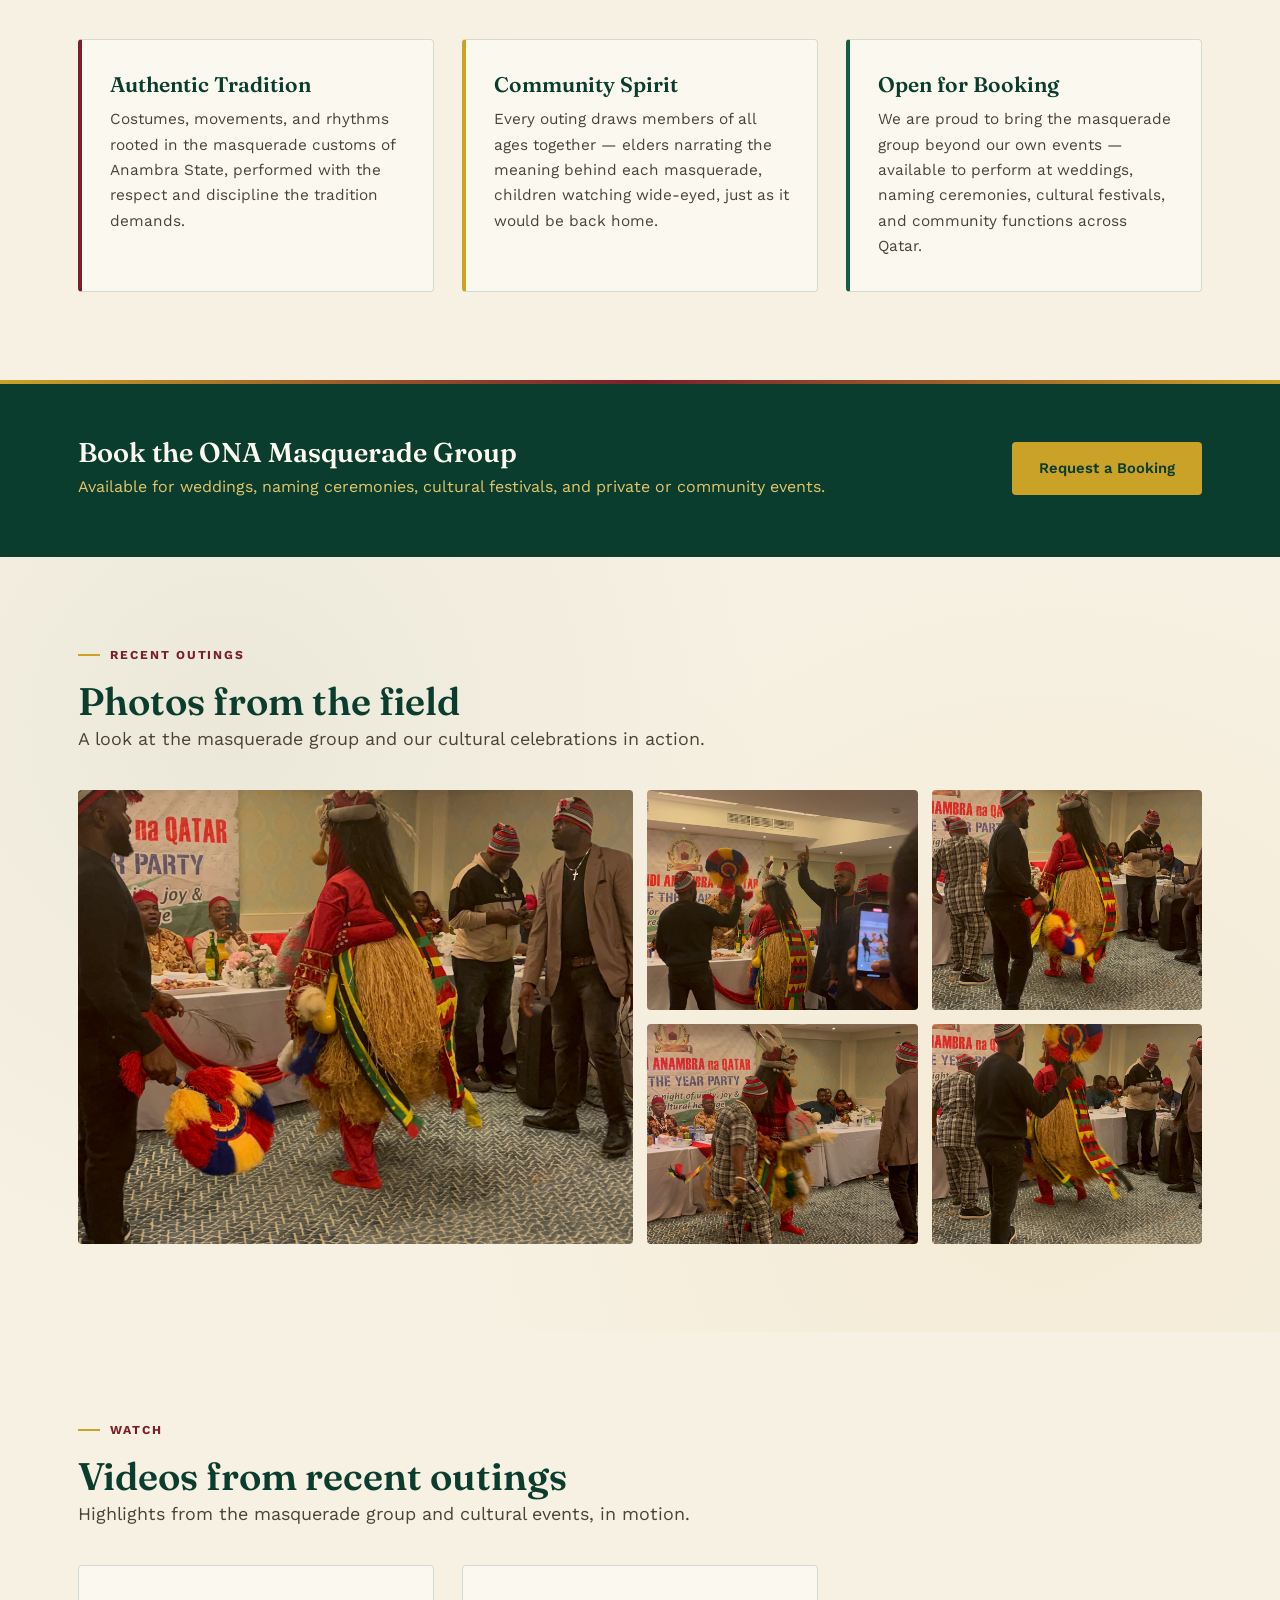
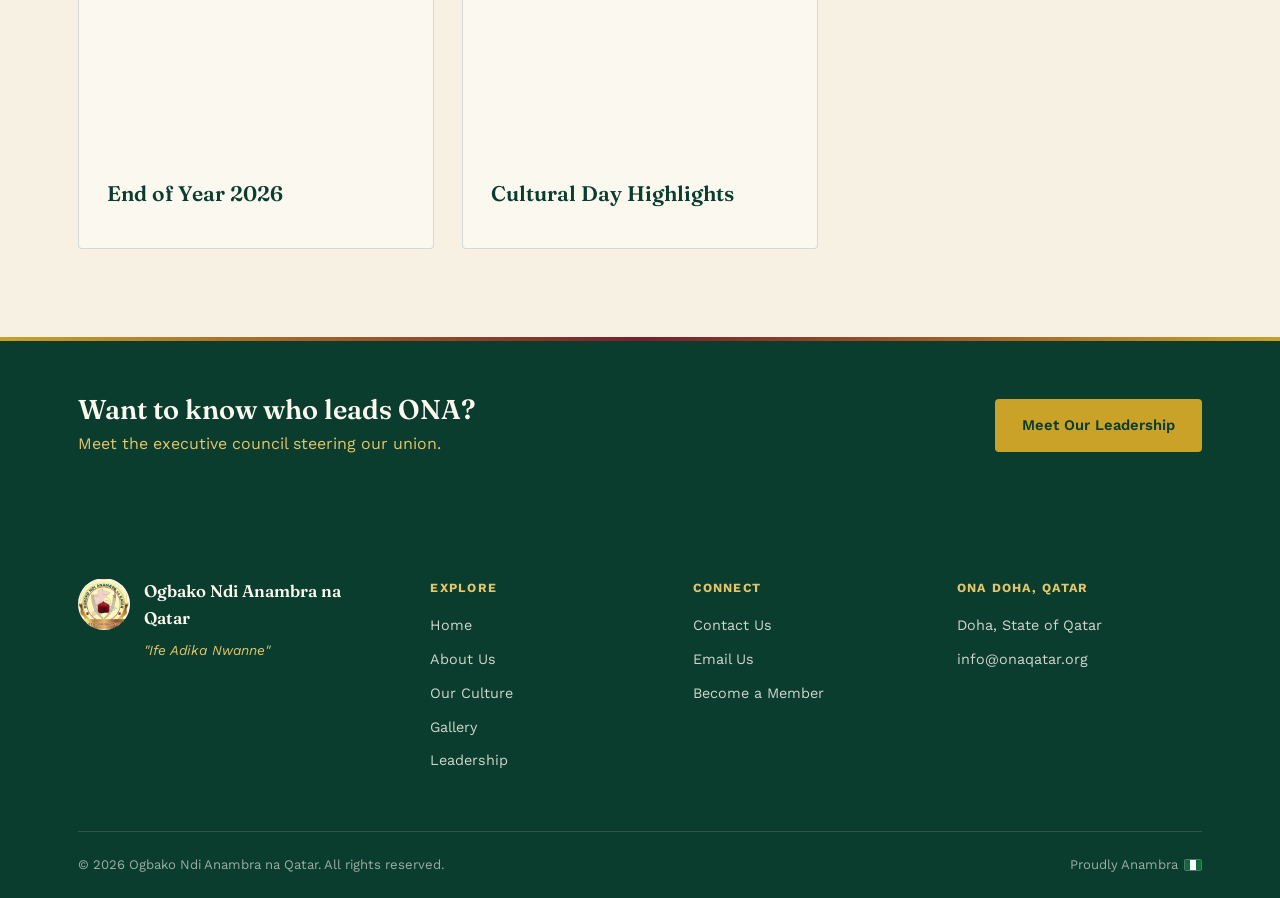
<file: culture.html>
<!DOCTYPE html>
<html lang="en">
<head>
<meta charset="UTF-8">
<meta name="viewport" content="width=device-width, initial-scale=1.0">
<title>Our Culture — Ogbako Ndi Anambra na Qatar (ONA)</title>
<meta name="description" content="Discover ONA's cultural heritage and our traditional masquerade group, available for bookings and performances. See photos and videos from recent outings.">
<link rel="icon" href="assets/ona-crest.png">
<link rel="stylesheet" href="css/style.css">

<style>
/* ============================================================
   CULTURE PAGE — MOBILE RESPONSIVENESS PATCH
   Targets: 768px (tablet) and 480px (mobile)
   All rules use specific selectors to avoid conflicting with
   global style.css rules.
   ============================================================ */

/* --- Utility bar --- */
@media (max-width: 768px) {
  .utility-bar .wrap {
    flex-direction: column;
    gap: 4px;
    text-align: center;
    padding: 6px 16px;
  }
  .util-links {
    display: flex;
    flex-wrap: wrap;
    justify-content: center;
    gap: 8px;
  }
}

/* --- Site header & hamburger nav --- */
@media (max-width: 768px) {
  .header-inner.wrap {
    flex-wrap: wrap;
    padding: 12px 16px;
    position: relative;
  }

  .nav-toggle {
    display: flex !important;
    flex-direction: column;
    justify-content: space-between;
    width: 28px;
    height: 20px;
    background: none;
    border: none;
    cursor: pointer;
    padding: 0;
    margin-left: auto;
    z-index: 200;
  }
  .nav-toggle span {
    display: block;
    height: 2px;
    background: currentColor;
    border-radius: 2px;
    transition: transform 0.25s, opacity 0.25s;
  }
  .nav-toggle.open span:nth-child(1) { transform: translateY(9px) rotate(45deg); }
  .nav-toggle.open span:nth-child(2) { opacity: 0; }
  .nav-toggle.open span:nth-child(3) { transform: translateY(-9px) rotate(-45deg); }

  .main-nav {
    display: none;
    flex-direction: column;
    width: 100%;
    border-top: 1px solid rgba(255,255,255,0.15);
    padding: 12px 0 4px;
    gap: 0;
  }
  .main-nav.open {
    display: flex;
  }
  .main-nav a {
    padding: 10px 4px;
    border-bottom: 1px solid rgba(255,255,255,0.08);
    font-size: 15px;
  }
  .main-nav a:last-child {
    border-bottom: none;
  }
}

/* --- Page header / hero section --- */
@media (max-width: 768px) {
  .page-header .wrap {
    padding-left: 16px;
    padding-right: 16px;
  }
  .page-header h1 {
    font-size: clamp(1.6rem, 5vw, 2.4rem);
  }
}

/* --- General wrap padding on mobile --- */
@media (max-width: 768px) {
  .wrap {
    padding-left: 16px !important;
    padding-right: 16px !important;
  }
}

/* --- Split (two-column) layout --- */
@media (max-width: 768px) {
  .split {
    flex-direction: column !important;
    gap: 24px;
  }
  .split > div img {
    width: 100% !important;
    max-width: 100% !important;
    height: auto;
    display: block;
  }
}

/* --- Pillars grid --- */
@media (max-width: 768px) {
  .pillars-grid {
    grid-template-columns: 1fr !important;
    gap: 20px;
  }
}

/* --- Responsive video embeds (already applied inline, belt-and-braces) --- */
.video-wrapper {
  position: relative;
  padding-bottom: 56.25%;
  height: 0;
  overflow: hidden;
  border-radius: var(--radius, 8px);
  margin-bottom: 16px;
}
.video-wrapper iframe {
  position: absolute;
  top: 0; left: 0;
  width: 100%;
  height: 100%;
  border: 0;
}

/* --- Gallery grid --- */
@media (max-width: 768px) {
  .gallery-grid {
    grid-template-columns: 1fr 1fr !important;
    gap: 10px;
  }
  .gallery-item.big {
    grid-column: 1 / -1;
  }
  .gallery-item img {
    width: 100%;
    height: 160px;
    object-fit: cover;
    display: block;
  }
}
@media (max-width: 480px) {
  .gallery-grid {
    grid-template-columns: 1fr !important;
  }
  .gallery-item img {
    height: 220px;
  }
}

/* --- Banner strip --- */
@media (max-width: 768px) {
  .banner-inner {
    flex-direction: column !important;
    gap: 20px;
    text-align: center;
    align-items: center;
  }
  .banner-inner h2 {
    font-size: clamp(1.2rem, 4vw, 1.6rem);
  }
  .banner-inner .btn {
    width: 100%;
    max-width: 280px;
    text-align: center;
  }
}

/* --- Footer grid --- */
@media (max-width: 768px) {
  .footer-grid {
    grid-template-columns: 1fr 1fr !important;
    gap: 24px;
  }
  .footer-brand {
    grid-column: 1 / -1;
  }
}
@media (max-width: 480px) {
  .footer-grid {
    grid-template-columns: 1fr !important;
  }
  .footer-bottom {
    flex-direction: column !important;
    gap: 8px;
    text-align: center;
  }
}

/* --- Tusk divider centering on small screens --- */
@media (max-width: 480px) {
  .tusk-divider {
    padding: 0 16px;
  }
}

/* --- Pillar card typography scaling --- */
@media (max-width: 480px) {
  .pillar-card h3 {
    font-size: 1rem;
  }
  .pillar-card p {
    font-size: 0.92rem;
  }
  .lede {
    font-size: 0.97rem !important;
  }
}
</style>
</head>
<body>

<div class="utility-bar">
  <div class="wrap">
    <span class="motto-tag">"Ife Adika Nwanne" — Nothing is more valuable than our brothers and sisters</span>
    <span class="util-links">
      <a href="mailto:info@onaqatar.org">info@onaqatar.org</a>
      <a href="contact.html">Doha, Qatar</a>
    </span>
  </div>
</div>

<header class="site-header">
  <div class="header-inner wrap">
    <a class="brand" href="index.html">
      <img class="crest" src="assets/ona-crest.png" alt="ONA official crest">
      <span class="brand-text">
        <span class="org-name">Ogbako Ndi Anambra<br>na Qatar</span>
        <span class="org-sub">ONA &middot; Doha, Qatar</span>
      </span>
    </a>
    <button class="nav-toggle" aria-label="Toggle navigation" aria-expanded="false">
      <span></span><span></span><span></span>
    </button>
    <nav class="main-nav" id="main-nav">
      <a href="index.html">Home</a>
      <a href="about.html">About Us</a>
      <a href="culture.html">Culture</a>
      <a href="gallery.html">Gallery</a>
      <a href="leadership.html">Leadership</a>
      <a href="contact.html">Contact</a>
    </nav>
  </div>
</header>

<main>

  <section class="page-header">
    <div class="wrap">
      <div class="breadcrumb"><a href="index.html">Home</a> &nbsp;/&nbsp; Our Culture</div>
      <p class="eyebrow">Heritage &amp; Tradition</p>
      <h1>Carrying Anambra's culture across the miles</h1>
      <p class="lede">From masquerade performances to festival celebrations, this is how we keep home alive in Doha.</p>
    </div>
  </section>

  <!-- CULTURAL OVERVIEW -->
  <section class="field-texture">
    <div class="wrap split">
      <div>
        <p class="eyebrow">Why Culture Matters</p>
        <h2>Tradition is not nostalgia — it is identity</h2>
        <p class="lede" style="margin-top:18px;text-align:justify;">Living far from Anambra State does not mean living far from who we are. ONA exists not only as a welfare union, but as a custodian of the customs, masquerade traditions, music, and festival practices that define us as Ndi Anambra. We carry these traditions deliberately, so that our children growing up in Qatar know their roots as surely as if they were raised in the villages of Anambra North, Central, or South.</p>
        <p class="lede" style="margin-top:14px;text-align:justify;">Cultural Day celebrations, New Yam festival observances, traditional attire showcases, and our masquerade group's outings are not performances for their own sake — they are living history, passed hand to hand, generation to generation, even here, thousands of miles from home.</p>
      </div>
      <div>
        <img src="assets/gallery/endofyear8.jpg" alt="ONA members in traditional Anambra attire at a cultural celebration" style="width: 100%; max-width: 600px; margin: 0 auto; display:block; border-radius: var(--radius, 8px);">
      </div>
    </div>
  </section>

  <div class="tusk-divider wrap">
    <svg viewBox="0 0 200 50" xmlns="http://www.w3.org/2000/svg">
      <path d="M70 6c-14 4-22 16-22 30 0 6 2 9 5 9" stroke="#C9A227" stroke-width="2.5" fill="none" stroke-linecap="round"/>
      <path d="M130 6c14 4 22 16 22 30 0 6-2 9-5 9" stroke="#C9A227" stroke-width="2.5" fill="none" stroke-linecap="round"/>
      <rect x="86" y="20" width="28" height="20" rx="3" fill="#7A1F2B"/>
      <circle cx="100" cy="30" r="3" fill="#E3C66B"/>
    </svg>
  </div>

  <!-- MASQUERADE GROUP -->
  <section>
    <div class="wrap">
      <p class="eyebrow">Our Masquerade Group</p>
      <h2>The ONA Masquerade Group</h2>
      <p class="lede" style="margin-top:18px; max-width: 760px;">At the heart of ONA's cultural life is our own masquerade group — a vibrant display of costume, drumming, and ancestral spirit that brings the energy of an Anambra village square to Doha. The group performs at our Cultural Day, New Yam festival, and major union milestones, and represents ONA at wider Nigerian community and multicultural events across Qatar.</p>

      <div class="pillars-grid" style="margin-top: 44px;">
        <div class="pillar-card" style="border-left: 4px solid var(--maroon-700);">
          <h3>Authentic Tradition</h3>
          <p>Costumes, movements, and rhythms rooted in the masquerade customs of Anambra State, performed with the respect and discipline the tradition demands.</p>
        </div>
        <div class="pillar-card" style="border-left: 4px solid var(--gold-500);">
          <h3>Community Spirit</h3>
          <p>Every outing draws members of all ages together — elders narrating the meaning behind each masquerade, children watching wide-eyed, just as it would be back home.</p>
        </div>
        <div class="pillar-card" style="border-left: 4px solid var(--emerald-700);">
          <h3>Open for Booking</h3>
          <p>We are proud to bring the masquerade group beyond our own events — available to perform at weddings, naming ceremonies, cultural festivals, and community functions across Qatar.</p>
        </div>
      </div>
    </div>
  </section>

  <!-- BOOKING BANNER -->
  <section class="banner-strip">
    <div class="wrap banner-inner">
      <div>
        <h2>Book the ONA Masquerade Group</h2>
        <p>Available for weddings, naming ceremonies, cultural festivals, and private or community events.</p>
      </div>
      <a href="contact.html#booking" class="btn btn-gold">Request a Booking</a>
    </div>
  </section>

  <!-- RECENT OUTINGS: PHOTOS -->
  <section class="field-texture">
    <div class="wrap">
      <p class="eyebrow">Recent Outings</p>
      <h2>Photos from the field</h2>
      <p class="lede">A look at the masquerade group and our cultural celebrations in action.</p>

      <div class="gallery-grid" style="margin-top: 36px;">
        <div class="gallery-item big">
          <img src="assets/culture/mas1.jpg" alt="ONA Masquerade Group performance">
          <div class="cap">Cultural Day Performance</div>
        </div>
        <div class="gallery-item">
          <img src="assets/culture/mas2.jpg" alt="ONA Masquerade Group outing">
          <div class="cap">Community Outing</div>
        </div>
        <div class="gallery-item">
          <img src="assets/culture/mas3.jpg" alt="ONA Masquerade Group outing">
          <div class="cap">Festival Appearance</div>
        </div>
        <div class="gallery-item">
          <img src="assets/culture/mas4.jpg" alt="ONA cultural celebration">
          <div class="cap">New Yam Festival</div>
        </div>
        <div class="gallery-item">
          <img src="assets/culture/mas5.jpg" alt="ONA cultural celebration">
          <div class="cap">Member Celebration</div>
        </div>
      </div>
    </div>
  </section>

  <!-- RECENT OUTINGS: VIDEOS -->
  <section>
    <div class="wrap">
      <p class="eyebrow">Watch</p>
      <h2>Videos from recent outings</h2>
      <p class="lede">Highlights from the masquerade group and cultural events, in motion.</p>

      <div class="pillars-grid" style="margin-top: 36px;">

        <div class="pillar-card">
          <div class="video-wrapper">
            <iframe
              src="https://www.youtube.com/embed/BPF423Y5Yr0?si=yxDLiPg5LlfLXyAW"
              title="ONA End of Year 2026 highlights"
              frameborder="0"
              allow="accelerometer; autoplay; clipboard-write; encrypted-media; gyroscope; picture-in-picture; web-share"
              referrerpolicy="strict-origin-when-cross-origin"
              allowfullscreen>
            </iframe>
          </div>
          <h3>End of Year 2026</h3>
        </div>

        <div class="pillar-card">
          <div class="video-wrapper">
            <iframe
              src="https://www.youtube.com/embed/3tb9-bfdJYY?si=pGS5roRQ4krEtpAN"
              title="ONA Cultural Day Highlights"
              frameborder="0"
              allow="accelerometer; autoplay; clipboard-write; encrypted-media; gyroscope; picture-in-picture; web-share"
              referrerpolicy="strict-origin-when-cross-origin"
              allowfullscreen>
            </iframe>
          </div>
          <h3>Cultural Day Highlights</h3>
        </div>

      </div>
    </div>
  </section>

  <section class="banner-strip">
    <div class="wrap banner-inner">
      <div>
        <h2>Want to know who leads ONA?</h2>
        <p>Meet the executive council steering our union.</p>
      </div>
      <a href="leadership.html" class="btn btn-gold">Meet Our Leadership</a>
    </div>
  </section>

</main>

<footer class="site-footer">
  <div class="wrap">
    <div class="footer-grid">
      <div class="footer-brand">
        <img src="assets/ona-crest.png" alt="ONA crest">
        <div>
          <div class="fname">Ogbako Ndi Anambra na Qatar</div>
          <div class="fmotto">"Ife Adika Nwanne"</div>
        </div>
      </div>
      <div>
        <h5>Explore</h5>
        <ul>
          <li><a href="index.html">Home</a></li>
          <li><a href="about.html">About Us</a></li>
          <li><a href="culture.html">Our Culture</a></li>
          <li><a href="gallery.html">Gallery</a></li>
          <li><a href="leadership.html">Leadership</a></li>
        </ul>
      </div>
      <div>
        <h5>Connect</h5>
        <ul>
          <li><a href="contact.html">Contact Us</a></li>
          <li><a href="mailto:info@onaqatar.org">Email Us</a></li>
          <li><a href="contact.html#join">Become a Member</a></li>
        </ul>
      </div>
      <div>
        <h5>ONA Doha, Qatar</h5>
        <ul>
          <li>Doha, State of Qatar</li>
          <li>info@onaqatar.org</li>
        </ul>
      </div>
    </div>
    <div class="footer-bottom">
      <span>&copy; <span id="current-year"></span> Ogbako Ndi Anambra na Qatar. All rights reserved.</span>
      <span class="flag-chip">Proudly Anambra <span class="flag-stripe"><span></span><span></span><span></span></span></span>
    </div>
  </div>
</footer>

<script src="js/main.js"></script>
<script>
  /* Mobile nav toggle */
  const toggle = document.querySelector('.nav-toggle');
  const nav    = document.getElementById('main-nav');
  if (toggle && nav) {
    toggle.addEventListener('click', () => {
      const isOpen = nav.classList.toggle('open');
      toggle.classList.toggle('open', isOpen);
      toggle.setAttribute('aria-expanded', isOpen);
    });
    /* Close nav when a link is tapped */
    nav.querySelectorAll('a').forEach(link => {
      link.addEventListener('click', () => {
        nav.classList.remove('open');
        toggle.classList.remove('open');
        toggle.setAttribute('aria-expanded', 'false');
      });
    });
  }
  /* Footer year */
  const yr = document.getElementById('current-year');
  if (yr) yr.textContent = new Date().getFullYear();
</script>
</body>
</html>
</file>
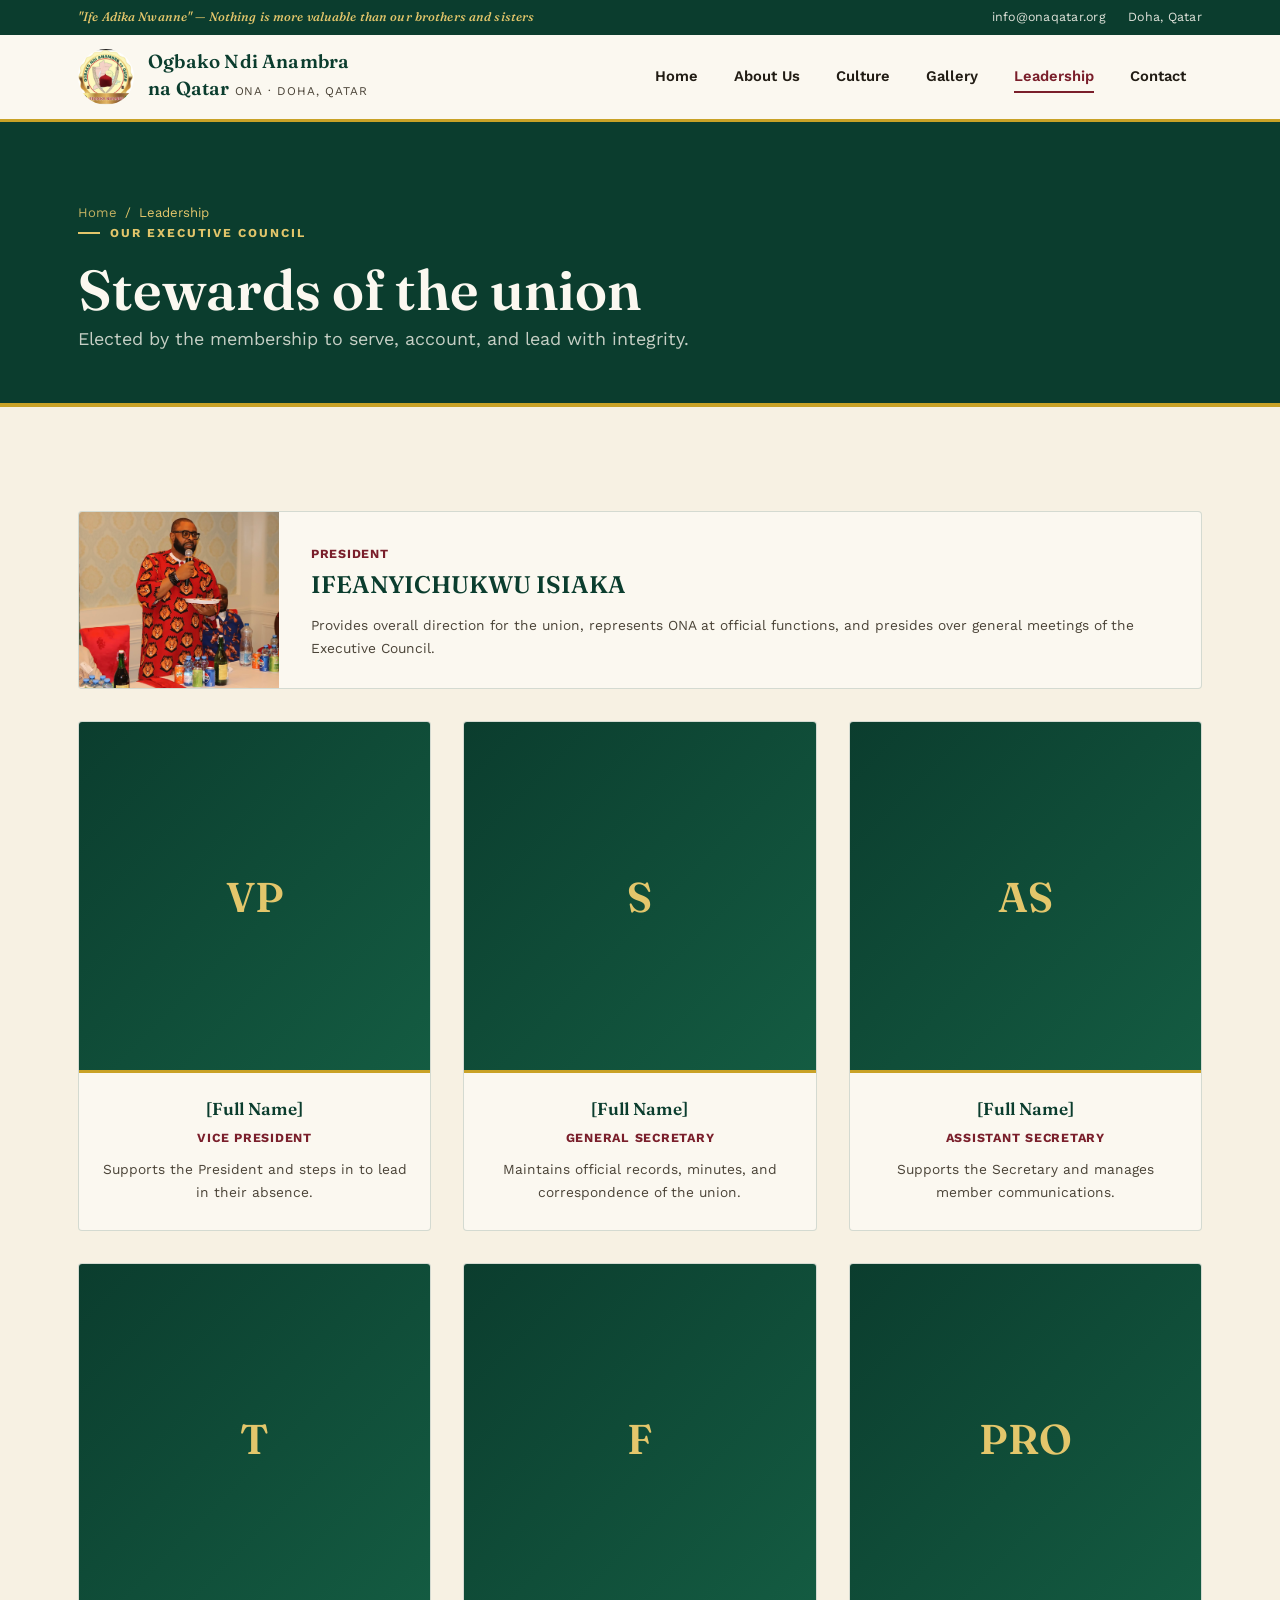
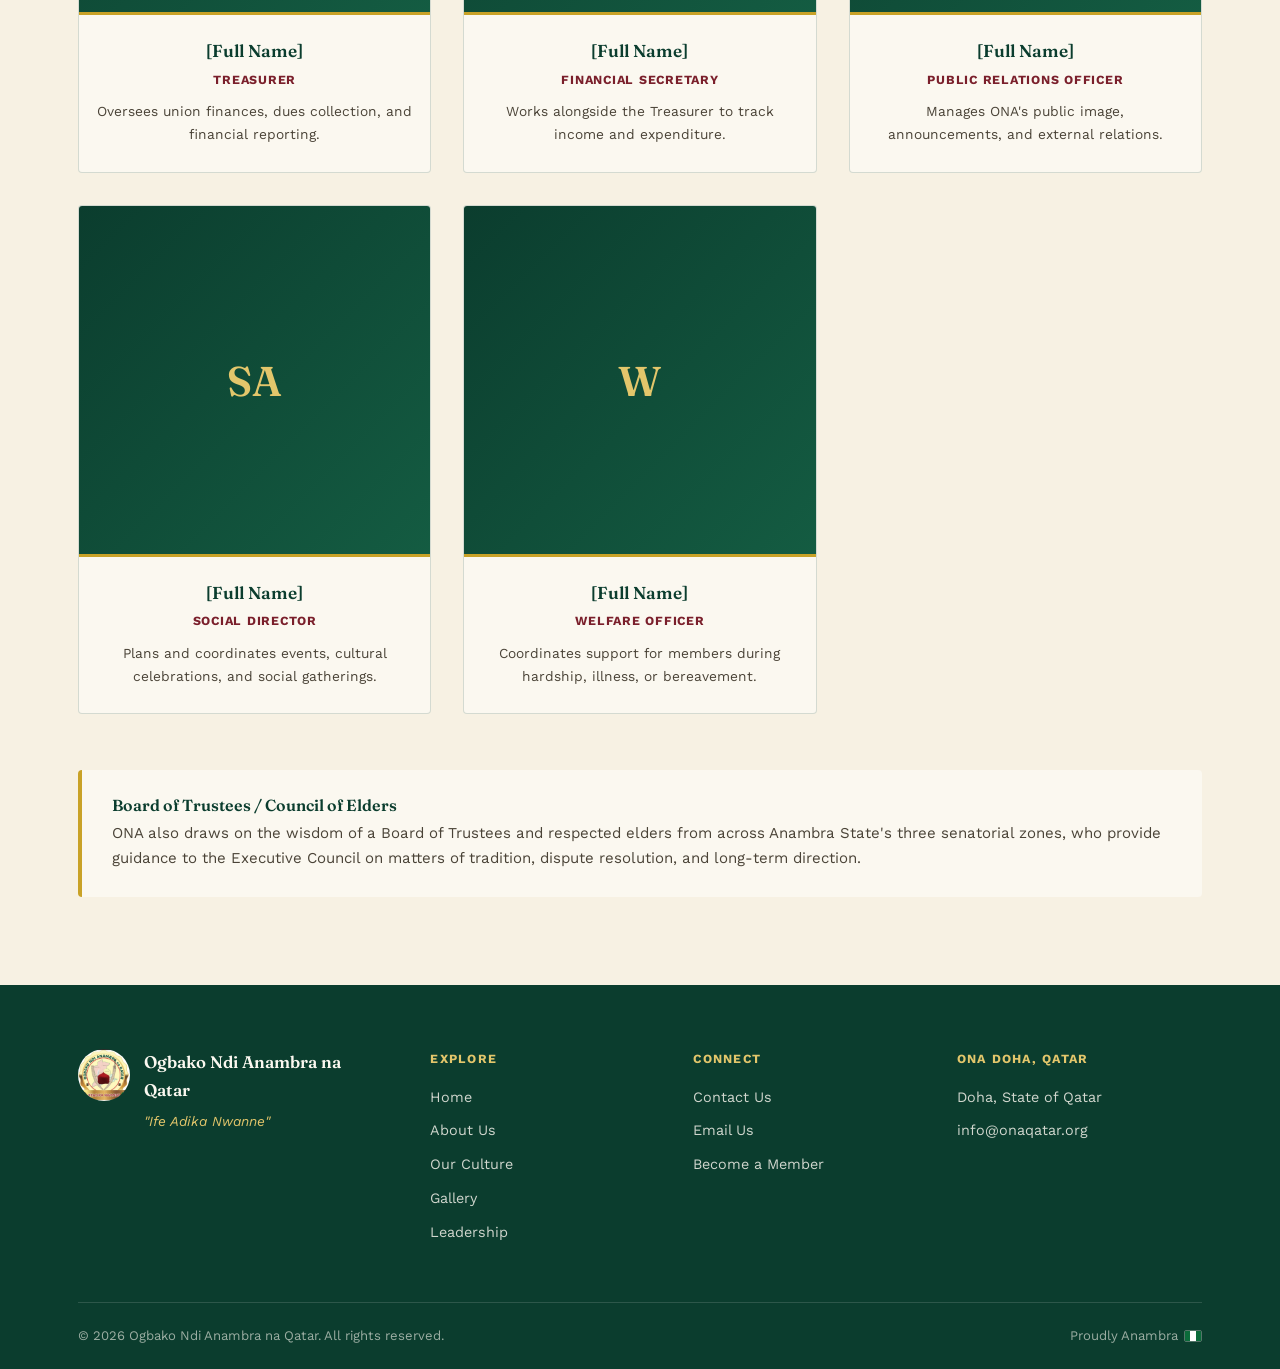
<file: leadership.html>
<!DOCTYPE html>
<html lang="en">
<head>
<meta charset="UTF-8">
<meta name="viewport" content="width=device-width, initial-scale=1.0">
<title>Leadership — Ogbako Ndi Anambra na Qatar (ONA)</title>
<meta name="description" content="Meet the executive council leading Ogbako Ndi Anambra na Qatar.">
<link rel="icon" href="assets/ona-crest.png">
<link rel="stylesheet" href="css/style.css">
</head>
<body>

<div class="utility-bar">
  <div class="wrap">
    <span class="motto-tag">"Ife Adika Nwanne" — Nothing is more valuable than our brothers and sisters</span>
    <span class="util-links">
      <a href="mailto:info@onaqatar.org">info@onaqatar.org</a>
      <a href="contact.html">Doha, Qatar</a>
    </span>
  </div>
</div>

<header class="site-header">
  <div class="header-inner wrap">
    <a class="brand" href="index.html">
      <img class="crest" src="assets/ona-crest.png" alt="ONA official crest">
      <span class="brand-text">
        <span class="org-name">Ogbako Ndi Anambra<br>na Qatar</span>
        <span class="org-sub">ONA &middot; Doha, Qatar</span>
      </span>
    </a>
    <button class="nav-toggle" aria-label="Toggle navigation">
      <span></span><span></span><span></span>
    </button>
    <nav class="main-nav">
      <a href="index.html">Home</a>
      <a href="about.html">About Us</a>
      <a href="culture.html">Culture</a>
      <a href="gallery.html">Gallery</a>
      <a href="leadership.html">Leadership</a>
      <a href="contact.html">Contact</a>
    </nav>
  </div>
</header>

<main>

  <section class="page-header">
    <div class="wrap">
      <div class="breadcrumb"><a href="index.html">Home</a> &nbsp;/&nbsp; Leadership</div>
      <p class="eyebrow">Our Executive Council</p>
      <h1>Stewards of the union</h1>
      <p class="lede">Elected by the membership to serve, account, and lead with integrity.</p>
    </div>
  </section>

  <!--
    HOW TO ADD REAL LEADERSHIP NAMES/PHOTOS:
    1. Replace "[Full Name]" and "[Title]" text in each .exec-card below.
    2. To use a real photo instead of the initial-letter placeholder,
       replace the <div class="exec-photo">...</div> contents with:
       <img src="assets/leadership/firstname-lastname.jpg" alt="[Full Name]" style="width:100%;height:100%;object-fit:cover;">
    3. Add or remove .exec-card blocks to match your actual council size.
  -->
  <section>
    <div class="wrap">

      <div class="exec-grid">

        <!-- PRESIDENT - full width lead card -->
        <div class="exec-card lead-card">
           <img src="assets/leadership/president.jpg" alt="[Full Name]" style="width:100%;height:100%;object-fit:cover;">
          <div class="exec-info">
            <div class="title">President</div>
            <div class="name">IFEANYICHUKWU ISIAKA</div>
            <p class="note">Provides overall direction for the union, represents ONA at official functions, and presides over general meetings of the Executive Council.</p>
          </div>
        </div>

        <div class="exec-card">
          <div class="exec-photo"><span class="initial">VP</span></div>
          <div class="exec-info">
            <div class="name">[Full Name]</div>
            <div class="title">Vice President</div>
            <p class="note">Supports the President and steps in to lead in their absence.</p>
          </div>
        </div>

        <div class="exec-card">
          <div class="exec-photo"><span class="initial">S</span></div>
          <div class="exec-info">
            <div class="name">[Full Name]</div>
            <div class="title">General Secretary</div>
            <p class="note">Maintains official records, minutes, and correspondence of the union.</p>
          </div>
        </div>

        <div class="exec-card">
          <div class="exec-photo"><span class="initial">AS</span></div>
          <div class="exec-info">
            <div class="name">[Full Name]</div>
            <div class="title">Assistant Secretary</div>
            <p class="note">Supports the Secretary and manages member communications.</p>
          </div>
        </div>

        <div class="exec-card">
          <div class="exec-photo"><span class="initial">T</span></div>
          <div class="exec-info">
            <div class="name">[Full Name]</div>
            <div class="title">Treasurer</div>
            <p class="note">Oversees union finances, dues collection, and financial reporting.</p>
          </div>
        </div>

        <div class="exec-card">
          <div class="exec-photo"><span class="initial">F</span></div>
          <div class="exec-info">
            <div class="name">[Full Name]</div>
            <div class="title">Financial Secretary</div>
            <p class="note">Works alongside the Treasurer to track income and expenditure.</p>
          </div>
        </div>

        <div class="exec-card">
          <div class="exec-photo"><span class="initial">PRO</span></div>
          <div class="exec-info">
            <div class="name">[Full Name]</div>
            <div class="title">Public Relations Officer</div>
            <p class="note">Manages ONA's public image, announcements, and external relations.</p>
          </div>
        </div>

        <div class="exec-card">
          <div class="exec-photo"><span class="initial">SA</span></div>
          <div class="exec-info">
            <div class="name">[Full Name]</div>
            <div class="title">Social Director</div>
            <p class="note">Plans and coordinates events, cultural celebrations, and social gatherings.</p>
          </div>
        </div>

        <div class="exec-card">
          <div class="exec-photo"><span class="initial">W</span></div>
          <div class="exec-info">
            <div class="name">[Full Name]</div>
            <div class="title">Welfare Officer</div>
            <p class="note">Coordinates support for members during hardship, illness, or bereavement.</p>
          </div>
        </div>

      </div>

      <div class="advisory-note">
        <h4>Board of Trustees / Council of Elders</h4>
        <p>ONA also draws on the wisdom of a Board of Trustees and respected elders from across Anambra State's three senatorial zones, who provide guidance to the Executive Council on matters of tradition, dispute resolution, and long-term direction.</p>
      </div>

    </div>
  </section>

</main>

<footer class="site-footer">
  <div class="wrap">
    <div class="footer-grid">
      <div class="footer-brand">
        <img src="assets/ona-crest.png" alt="ONA crest">
        <div>
          <div class="fname">Ogbako Ndi Anambra na Qatar</div>
          <div class="fmotto">"Ife Adika Nwanne"</div>
        </div>
      </div>
      <div>
        <h5>Explore</h5>
        <ul>
          <li><a href="index.html">Home</a></li>
          <li><a href="about.html">About Us</a></li>
          <li><a href="culture.html">Our Culture</a></li>
          <li><a href="gallery.html">Gallery</a></li>
          <li><a href="leadership.html">Leadership</a></li>
        </ul>
      </div>
      <div>
        <h5>Connect</h5>
        <ul>
          <li><a href="contact.html">Contact Us</a></li>
          <li><a href="mailto:info@onaqatar.org">Email Us</a></li>
          <li><a href="contact.html#join">Become a Member</a></li>
        </ul>
      </div>
      <div>
        <h5>ONA Doha, Qatar</h5>
        <ul>
          <li>Doha, State of Qatar</li>
          <li>info@onaqatar.org</li>
        </ul>
      </div>
    </div>
    <div class="footer-bottom">
      <span>&copy; <span id="current-year"></span> Ogbako Ndi Anambra na Qatar. All rights reserved.</span>
      <span class="flag-chip">Proudly Anambra <span class="flag-stripe"><span></span><span></span><span></span></span></span>
    </div>
  </div>
</footer>

<script src="js/main.js"></script>
</body>
</html>
</file>
<file: css/style.css>
/* =========================================================
   OGBAKO NDI ANAMBRA NA QATAR (ONA) — Site Stylesheet
   Palette derived from the official ONA medallion:
   emerald ring, antique gold border, ivory field, maroon cap accent
   ========================================================= */

@import url('https://fonts.googleapis.com/css2?family=Fraunces:opsz,wght@9..144,400;9..144,500;9..144,600;9..144,700&family=Work+Sans:wght@400;500;600;700&family=Work+Sans:ital@1&display=swap');

:root {
  /* ---- Color tokens (from the logo) ---- */
  --emerald-900: #0B3D2E;   /* deep green ring text / structural anchor */
  --emerald-700: #145C42;   /* lighter green for hovers / gradients */
  --gold-500:    #C9A227;   /* antique gold medallion border */
  --gold-300:    #E3C66B;   /* lighter gold for highlights */
  --ivory-100:   #FBF8F0;   /* lightest field */
  --ivory-200:   #F7F1E3;   /* base background */
  --maroon-700:  #7A1F2B;   /* chieftaincy cap — signature accent, used sparingly */
  --maroon-900:  #54141C;
  --ink-900:     #211C14;   /* near-black warm ink for body text */
  --ink-600:     #4A4337;
  --flag-green:  #0B6B3A;   /* Nigerian flag echo, used only on tiny civic touches */
  --line:        rgba(11, 61, 46, 0.16);
  --shadow-soft: 0 12px 32px rgba(33, 28, 20, 0.10);

  /* ---- Type ---- */
  --font-display: 'Fraunces', 'Georgia', serif;
  --font-body: 'Work Sans', -apple-system, sans-serif;

  /* ---- Layout ---- */
  --max-width: 1180px;
  --radius: 4px;
}

* { margin: 0; padding: 0; box-sizing: border-box; }

html { scroll-behavior: smooth; }

body {
  font-family: var(--font-body);
  background: var(--ivory-200);
  color: var(--ink-900);
  line-height: 1.65;
  font-size: 16px;
  -webkit-font-smoothing: antialiased;
}

img { max-width: 100%; display: block; }

a { color: inherit; text-decoration: none; }

:focus-visible {
  outline: 2px solid var(--maroon-700);
  outline-offset: 3px;
}

.wrap {
  max-width: var(--max-width);
  margin: 0 auto;
  padding: 0 28px;
}

/* ---------------------------------------------------------
   Texture: faint topographic-style backdrop suggesting the
   Anambra map without literally repeating the logo art
   --------------------------------------------------------- */
.field-texture {
  background-image:
    radial-gradient(circle at 18% 22%, rgba(11,61,46,0.05) 0, transparent 45%),
    radial-gradient(circle at 82% 78%, rgba(201,162,39,0.08) 0, transparent 50%);
}

/* ---------------------------------------------------------
   Top utility bar
   --------------------------------------------------------- */
.utility-bar {
  background: var(--emerald-900);
  color: var(--ivory-100);
  font-size: 0.78rem;
  letter-spacing: 0.02em;
}
.utility-bar .wrap {
  display: flex;
  justify-content: space-between;
  align-items: center;
  padding: 7px 28px;
  gap: 16px;
  flex-wrap: wrap;
}
.utility-bar .motto-tag {
  font-family: var(--font-display);
  font-style: italic;
  font-weight: 500;
  color: var(--gold-300);
  letter-spacing: 0.01em;
}
.utility-bar .util-links a {
  margin-left: 18px;
  opacity: 0.88;
  transition: opacity 0.2s;
}
.utility-bar .util-links a:hover { opacity: 1; text-decoration: underline; }

/* ---------------------------------------------------------
   Header / Nav
   --------------------------------------------------------- */
.site-header {
  background: var(--ivory-100);
  border-bottom: 3px solid var(--gold-500);
  position: sticky;
  top: 0;
  z-index: 100;
}
.header-inner {
  display: flex;
  align-items: center;
  justify-content: space-between;
  padding: 14px 28px;
  gap: 24px;
}
.brand {
  display: flex;
  align-items: center;
  gap: 14px;
}
.brand img.crest {
  height: 56px;
  width: 56px;
  border-radius: 50%;
  object-fit: cover;
  flex-shrink: 0;
}
.brand-text .org-name {
  font-family: var(--font-display);
  font-weight: 600;
  font-size: 1.18rem;
  color: var(--emerald-900);
  line-height: 1.15;
  letter-spacing: 0.01em;
}
.brand-text .org-sub {
  font-size: 0.74rem;
  color: var(--ink-600);
  letter-spacing: 0.08em;
  text-transform: uppercase;
  margin-top: 2px;
}

nav.main-nav { display: flex; align-items: center; gap: 4px; }
nav.main-nav a {
  font-weight: 600;
  font-size: 0.92rem;
  color: var(--ink-900);
  padding: 10px 16px;
  border-radius: var(--radius);
  position: relative;
  transition: color 0.2s;
}
nav.main-nav a::after {
  content: "";
  position: absolute;
  left: 16px; right: 16px; bottom: 6px;
  height: 2px;
  background: var(--maroon-700);
  transform: scaleX(0);
  transform-origin: left;
  transition: transform 0.25s ease;
}
nav.main-nav a:hover { color: var(--emerald-900); }
nav.main-nav a:hover::after { transform: scaleX(1); }
nav.main-nav a.active { color: var(--maroon-700); }
nav.main-nav a.active::after { transform: scaleX(1); }

.nav-toggle {
  display: none;
  background: none;
  border: none;
  cursor: pointer;
  padding: 8px;
}
.nav-toggle span {
  display: block;
  width: 26px;
  height: 2px;
  background: var(--emerald-900);
  margin: 6px 0;
  transition: 0.3s;
}

/* ---------------------------------------------------------
   Buttons
   --------------------------------------------------------- */
.btn {
  display: inline-flex;
  align-items: center;
  gap: 8px;
  font-weight: 600;
  font-size: 0.92rem;
  padding: 13px 26px;
  border-radius: var(--radius);
  border: 1.5px solid transparent;
  cursor: pointer;
  transition: transform 0.18s ease, box-shadow 0.18s ease, background 0.18s ease;
}
.btn-primary {
  background: var(--maroon-700);
  color: var(--ivory-100);
}
.btn-primary:hover { background: var(--maroon-900); transform: translateY(-1px); box-shadow: var(--shadow-soft); }
.btn-outline {
  background: transparent;
  border-color: var(--emerald-900);
  color: var(--emerald-900);
}
.btn-outline:hover { background: var(--emerald-900); color: var(--ivory-100); }
.btn-gold {
  background: var(--gold-500);
  color: var(--emerald-900);
}
.btn-gold:hover { background: var(--gold-300); transform: translateY(-1px); }

/* ---------------------------------------------------------
   Section scaffolding
   --------------------------------------------------------- */
section { padding: 88px 0; }
section.tight { padding: 56px 0; }

.eyebrow {
  font-family: var(--font-body);
  font-weight: 700;
  font-size: 0.76rem;
  letter-spacing: 0.16em;
  text-transform: uppercase;
  color: var(--maroon-700);
  margin-bottom: 14px;
  display: flex;
  align-items: center;
  gap: 10px;
}
.eyebrow::before {
  content: "";
  width: 22px;
  height: 2px;
  background: var(--gold-500);
}

h1, h2, h3, h4 {
  font-family: var(--font-display);
  color: var(--emerald-900);
  font-weight: 600;
  line-height: 1.18;
}
h1 { font-size: clamp(2.3rem, 4.4vw, 3.6rem); }
h2 { font-size: clamp(1.8rem, 3vw, 2.5rem); }
h3 { font-size: 1.32rem; }

p.lede {
  font-size: 1.12rem;
  color: var(--ink-600);
  max-width: 640px;
}

/* Section divider — quiet echo of the crossed-tusks motif */
.tusk-divider {
  width: 100%;
  display: flex;
  justify-content: center;
  margin: 8px 0 0;
  opacity: 0.85;
}
.tusk-divider svg { height: 34px; }

/* ---------------------------------------------------------
   HERO (homepage)
   --------------------------------------------------------- */
.hero {
  position: relative;
  background: linear-gradient(180deg, var(--ivory-100) 0%, var(--ivory-200) 100%);
  overflow: hidden;
  padding: 64px 0 80px;
}

/* Background photo carousel — sits behind all hero content.
   Three slides cross-fade automatically every 3 seconds via CSS animation;
   no JavaScript required, so it keeps working even if scripts are blocked. */
.hero-bg-carousel {
  position: absolute;
  inset: 0;
  z-index: 0;
}
.hero-bg-slide {
  position: absolute;
  inset: 0;
  background-size: cover;
  background-position: center;
  background-color: var(--emerald-900); /* shows if an image fails to load */
  opacity: 0;
  animation: heroSlideFade 9s infinite;
}
.hero-bg-slide:nth-child(1) { animation-delay: 0s; }
.hero-bg-slide:nth-child(2) { animation-delay: 3s; }
.hero-bg-slide:nth-child(3) { animation-delay: 6s; }

/* Soft brand-colour fallback so empty slides still look intentional
   before real photos are added to assets/hero/ */
.hero-bg-slide:nth-child(1) { background-color: var(--emerald-900); background-image: url('assets/hero/onaqatar1.jpg'); }
.hero-bg-slide:nth-child(2) { background-color: var(--maroon-700);  background-image: url('assets/hero/onaqatar2.jpg'); }
.hero-bg-slide:nth-child(3) { background-color: var(--gold-500);    background-image: url('assets/hero/onaqatar3.jpg'); }
@keyframes heroSlideFade {
  0%    { opacity: 0; }
  4%    { opacity: 1; }
  30%   { opacity: 1; }
  37%   { opacity: 0; }
  100%  { opacity: 0; }
}

@media (prefers-reduced-motion: reduce) {
  .hero-bg-slide { animation: none; }
  .hero-bg-slide:nth-child(1) { opacity: 1; }
}

/* Overlay ensures heading/body text and the stat row stay readable
   no matter which photo is showing underneath */
.hero-bg-overlay {
  position: absolute;
  inset: 0;
  z-index: 1;
  background: linear-gradient(
    100deg,
    rgba(251,248,240,0.96) 0%,
    rgba(251,248,240,0.88) 30%,
    rgba(251,248,240,0.40) 55%,
    rgba(251,248,240,0.10) 100%
  );
}
.hero-grid, .hero-stats-wrap {
  position: relative;
  z-index: 2;
}

.hero-grid {
  display: grid;
  grid-template-columns: 1.15fr 0.85fr;
  gap: 56px;
  align-items: center;
}
.hero-copy .motto {
  font-family: var(--font-display);
  font-style: italic;
  font-weight: 500;
  font-size: 1.18rem;
  color: var(--maroon-700);
  margin-top: 18px;
}
.hero-copy .motto .translation {
  display: block;
  font-family: var(--font-body);
  font-style: normal;
  font-weight: 500;
  font-size: 0.92rem;
  color: var(--ink-600);
  margin-top: 4px;
}
.hero-copy h1 { margin-top: 10px; }
.hero-copy p.lede { margin-top: 18px; }
.hero-actions { display: flex; gap: 14px; margin-top: 32px; flex-wrap: wrap; }

.hero-art {
  position: relative;
  display: flex;
  justify-content: center;
}
.hero-medallion-frame {
  position: relative;
  width: 100%;
  max-width: 420px;
}
.hero-medallion-frame img {
  width: 100%;
  border-radius: 50%;
  box-shadow: var(--shadow-soft);
}
.hero-medallion-frame::after {
  content: "";
  position: absolute;
  top: -14px; right: -14px; bottom: -14px; left: -14px;
  border: 1.5px dashed var(--gold-500);
  border-radius: 50%;
  pointer-events: none;
}

.stat-row {
  display: grid;
  grid-template-columns: repeat(4, 1fr);
  gap: 0;
  border-top: 1px solid var(--line);
  border-bottom: 1px solid var(--line);
  margin-top: 56px;
}
.stat-row .stat {
  padding: 26px 20px;
  text-align: center;
  border-right: 1px solid var(--line);
}
.stat-row .stat:last-child { border-right: none; }
.stat .num {
  font-family: var(--font-display);
  font-size: 2.1rem;
  font-weight: 600;
  color: var(--emerald-900);
}
.stat .label {
  font-size: 0.78rem;
  color: var(--ink-600);
  letter-spacing: 0.04em;
  text-transform: uppercase;
  margin-top: 4px;
}

/* ---------------------------------------------------------
   Pillars / feature cards
   --------------------------------------------------------- */
.pillars-grid {
  display: grid;
  grid-template-columns: repeat(3, 1fr);
  gap: 28px;
  margin-top: 44px;
}
.pillar-card {
  background: var(--ivory-100);
  border: 1px solid var(--line);
  border-radius: var(--radius);
  padding: 32px 28px;
  position: relative;
  transition: transform 0.2s ease, box-shadow 0.2s ease;
}
.pillar-card:hover { transform: translateY(-3px); box-shadow: var(--shadow-soft); }
.pillar-card .glyph {
  width: 46px; height: 46px;
  margin-bottom: 18px;
}
.pillar-card h3 { margin-bottom: 10px; }
.pillar-card p { color: var(--ink-600); font-size: 0.96rem; }

/* ---------------------------------------------------------
   Banner / CTA strip
   --------------------------------------------------------- */
.banner-strip {
  background: var(--emerald-900);
  color: var(--ivory-100);
  padding: 56px 0;
  position: relative;
}
.banner-strip::before {
  content: "";
  position: absolute;
  top: 0; left: 0; right: 0;
  height: 4px;
  background: linear-gradient(90deg, var(--gold-500), var(--maroon-700), var(--gold-500));
}
.banner-inner {
  display: flex;
  justify-content: space-between;
  align-items: center;
  gap: 24px;
  flex-wrap: wrap;
}
.banner-inner h2 { color: var(--ivory-100); font-size: 1.7rem; }
.banner-inner p { color: var(--gold-300); margin-top: 6px; }

/* ---------------------------------------------------------
   Page header (non-home pages)
   --------------------------------------------------------- */
.page-header {
  background: var(--emerald-900);
  color: var(--ivory-100);
  padding: 64px 0 54px;
  position: relative;
  overflow: hidden;
}
.page-header::after {
  content: "";
  position: absolute;
  bottom: 0; left: 0; right: 0;
  height: 4px;
  background: var(--gold-500);
}
.page-header .eyebrow { color: var(--gold-300); }
.page-header .eyebrow::before { background: var(--gold-300); }
.page-header h1 { color: var(--ivory-100); }
.page-header p.lede { color: rgba(251,248,240,0.78); }
.breadcrumb {
  font-size: 0.82rem;
  color: var(--gold-300);
  margin-top: 16px;
}
.breadcrumb a { opacity: 0.85; }
.breadcrumb a:hover { text-decoration: underline; }

/* ---------------------------------------------------------
   About page specifics
   --------------------------------------------------------- */
.split {
  display: grid;
  grid-template-columns: 1fr 1fr;
  gap: 56px;
  align-items: start;
}
.split img {
  border-radius: var(--radius);
  box-shadow: var(--shadow-soft);
}
.timeline {
  border-left: 2px solid var(--gold-500);
  padding-left: 28px;
  margin-top: 8px;
}
.timeline-item { position: relative; padding-bottom: 30px; }
.timeline-item:last-child { padding-bottom: 0; }
.timeline-item::before {
  content: "";
  position: absolute;
  left: -34px; top: 4px;
  width: 11px; height: 11px;
  border-radius: 50%;
  background: var(--maroon-700);
  border: 2px solid var(--ivory-200);
}
.timeline-item .yr {
  font-family: var(--font-display);
  font-weight: 600;
  color: var(--maroon-700);
  font-size: 0.94rem;
}

.value-list {
  display: grid;
  grid-template-columns: repeat(2, 1fr);
  gap: 22px;
  margin-top: 36px;
}
.value-item {
  display: flex;
  gap: 16px;
  align-items: flex-start;
}
.value-item .mark {
  font-family: var(--font-display);
  font-weight: 700;
  font-size: 1.4rem;
  color: var(--gold-500);
  line-height: 1;
  flex-shrink: 0;
}
.value-item h4 { font-size: 1.02rem; margin-bottom: 4px; color: var(--emerald-900); }
.value-item p { font-size: 0.92rem; color: var(--ink-600); }

/* ---------------------------------------------------------
   Leadership page
   --------------------------------------------------------- */
.exec-grid {
  display: grid;
  grid-template-columns: repeat(3, 1fr);
  gap: 32px;
  margin-top: 16px;
}
.exec-card {
  background: var(--ivory-100);
  border: 1px solid var(--line);
  border-radius: var(--radius);
  overflow: hidden;
  text-align: center;
  transition: box-shadow 0.2s ease, transform 0.2s ease;
}
.exec-card:hover { box-shadow: var(--shadow-soft); transform: translateY(-3px); }
.exec-photo {
  aspect-ratio: 1 / 1;
  background: linear-gradient(135deg, var(--emerald-900), var(--emerald-700));
  display: flex;
  align-items: center;
  justify-content: center;
  position: relative;
}
.exec-photo .initial {
  font-family: var(--font-display);
  font-size: 2.6rem;
  color: var(--gold-300);
  font-weight: 600;
}
.exec-photo::after {
  content: "";
  position: absolute;
  inset: 0;
  border-bottom: 3px solid var(--gold-500);
}
.exec-info { padding: 22px 18px 26px; }
.exec-info .name { font-family: var(--font-display); font-weight: 600; color: var(--emerald-900); font-size: 1.08rem; }
.exec-info .title {
  font-size: 0.78rem;
  letter-spacing: 0.06em;
  text-transform: uppercase;
  color: var(--maroon-700);
  font-weight: 700;
  margin-top: 4px;
}
.exec-info .note { font-size: 0.86rem; color: var(--ink-600); margin-top: 10px; }

.exec-card.lead-card {
  grid-column: span 3;
  display: grid;
  grid-template-columns: 200px 1fr;
  text-align: left;
  align-items: center;
}
.exec-card.lead-card .exec-photo { aspect-ratio: 1/1; border-radius: var(--radius); }
.exec-card.lead-card .exec-info { padding: 28px 32px; }
.exec-card.lead-card .name { font-size: 1.5rem; }

.advisory-note {
  margin-top: 56px;
  background: var(--ivory-100);
  border-left: 4px solid var(--gold-500);
  padding: 26px 30px;
  border-radius: var(--radius);
}
.advisory-note h4 { color: var(--emerald-900); margin-bottom: 6px; }
.advisory-note p { color: var(--ink-600); font-size: 0.94rem; }

/* ---------------------------------------------------------
   Gallery page
   --------------------------------------------------------- */
.gallery-filter {
  display: flex;
  gap: 10px;
  flex-wrap: wrap;
  margin: 36px 0 32px;
}
.filter-btn {
  font-family: var(--font-body);
  font-weight: 600;
  font-size: 0.84rem;
  padding: 9px 18px;
  border-radius: 999px;
  border: 1.5px solid var(--line);
  background: var(--ivory-100);
  color: var(--ink-600);
  cursor: pointer;
  transition: all 0.2s;
}
.filter-btn:hover { border-color: var(--maroon-700); color: var(--maroon-700); }
.filter-btn.active {
  background: var(--emerald-900);
  border-color: var(--emerald-900);
  color: var(--ivory-100);
}

.gallery-grid {
  display: grid;
  grid-template-columns: repeat(4, 1fr);
  grid-auto-rows: 220px;
  gap: 14px;
}
.gallery-item {
  position: relative;
  border-radius: var(--radius);
  overflow: hidden;
  cursor: pointer;
  background: var(--emerald-900);
}
.gallery-item img {
  width: 100%; height: 100%;
  object-fit: cover;
  transition: transform 0.45s ease;
}
.gallery-item:hover img { transform: scale(1.08); }
.gallery-item .cap {
  position: absolute;
  left: 0; right: 0; bottom: 0;
  padding: 14px 16px 12px;
  background: linear-gradient(180deg, transparent, rgba(11,61,46,0.92));
  color: var(--ivory-100);
  font-size: 0.82rem;
  font-weight: 600;
  opacity: 0;
  transform: translateY(8px);
  transition: all 0.25s ease;
}
.gallery-item:hover .cap { opacity: 1; transform: translateY(0); }
.gallery-item.big { grid-column: span 2; grid-row: span 2; }

.gallery-empty-note {
  margin-top: 10px;
  font-size: 0.84rem;
  color: var(--ink-600);
  background: var(--ivory-100);
  border: 1px dashed var(--line);
  border-radius: var(--radius);
  padding: 16px 20px;
}

/* Lightbox */
.lightbox {
  position: fixed; inset: 0;
  background: rgba(11, 14, 11, 0.92);
  display: none;
  align-items: center;
  justify-content: center;
  z-index: 1000;
  padding: 40px;
}
.lightbox.open { display: flex; }
.lightbox img { max-height: 86vh; max-width: 90vw; border-radius: 4px; box-shadow: 0 20px 60px rgba(0,0,0,0.5); }
.lightbox-close {
  position: absolute;
  top: 24px; right: 32px;
  color: var(--ivory-100);
  font-size: 1.8rem;
  background: none; border: none;
  cursor: pointer;
  line-height: 1;
}

/* ---------------------------------------------------------
   Contact page
   --------------------------------------------------------- */
.contact-grid {
  display: grid;
  grid-template-columns: 0.9fr 1.1fr;
  gap: 56px;
}
.contact-info-card {
  background: var(--ivory-100);
  border: 1px solid var(--line);
  border-radius: var(--radius);
  padding: 32px;
}
.info-row {
  display: flex;
  gap: 16px;
  padding: 18px 0;
  border-bottom: 1px solid var(--line);
}
.info-row:last-child { border-bottom: none; }
.info-row .ic {
  width: 22px; flex-shrink: 0;
  color: var(--maroon-700);
  margin-top: 2px;
}
.info-row .lbl { font-size: 0.76rem; text-transform: uppercase; letter-spacing: 0.06em; color: var(--ink-600); font-weight: 700; }
.info-row .val { color: var(--ink-900); margin-top: 2px; font-weight: 500; }
.info-row .val a:hover { color: var(--maroon-700); text-decoration: underline; }

.social-row { display: flex; gap: 12px; margin-top: 24px; }
.social-row a {
  width: 40px; height: 40px;
  border-radius: 50%;
  background: var(--emerald-900);
  color: var(--ivory-100);
  display: flex; align-items: center; justify-content: center;
  transition: background 0.2s, transform 0.2s;
}
.social-row a:hover { background: var(--maroon-700); transform: translateY(-2px); }

.contact-form {
  background: var(--ivory-100);
  border: 1px solid var(--line);
  border-radius: var(--radius);
  padding: 36px;
}
.form-row { margin-bottom: 20px; }
.form-row.two-col { display: grid; grid-template-columns: 1fr 1fr; gap: 18px; margin-bottom: 0; }
.form-row.two-col > div { margin-bottom: 20px; }
label {
  display: block;
  font-size: 0.82rem;
  font-weight: 700;
  color: var(--emerald-900);
  margin-bottom: 7px;
  letter-spacing: 0.01em;
}
input, select, textarea {
  width: 100%;
  font-family: var(--font-body);
  font-size: 0.96rem;
  padding: 12px 14px;
  border: 1.5px solid var(--line);
  border-radius: var(--radius);
  background: #fff;
  color: var(--ink-900);
  transition: border-color 0.2s;
}
input:focus, select:focus, textarea:focus {
  outline: none;
  border-color: var(--maroon-700);
}
textarea { resize: vertical; min-height: 130px; }
.form-note { font-size: 0.8rem; color: var(--ink-600); margin-top: 14px; }
.form-success {
  display: none;
  background: rgba(11,107,58,0.1);
  border: 1px solid var(--flag-green);
  color: var(--emerald-900);
  padding: 14px 18px;
  border-radius: var(--radius);
  font-size: 0.9rem;
  margin-bottom: 20px;
  font-weight: 600;
}
.form-success.show { display: block; }

.map-embed {
  margin-top: 56px;
  border-radius: var(--radius);
  overflow: hidden;
  border: 1px solid var(--line);
  box-shadow: var(--shadow-soft);
}
.map-embed iframe { width: 100%; height: 360px; border: 0; display: block; }

/* ---------------------------------------------------------
   Footer
   --------------------------------------------------------- */
footer.site-footer {
  background: var(--emerald-900);
  color: rgba(251,248,240,0.82);
  padding-top: 64px;
}
.footer-grid {
  display: grid;
  grid-template-columns: 1.4fr 1fr 1fr 1.1fr;
  gap: 40px;
  padding-bottom: 48px;
  border-bottom: 1px solid rgba(251,248,240,0.14);
}
.footer-brand { display: flex; gap: 14px; align-items: flex-start; }
.footer-brand img { width: 52px; height: 52px; border-radius: 50%; }
.footer-brand .fname { font-family: var(--font-display); font-weight: 600; color: var(--ivory-100); font-size: 1.05rem; }
.footer-brand .fmotto { font-style: italic; color: var(--gold-300); font-size: 0.86rem; margin-top: 6px; }
footer h5 {
  color: var(--gold-300);
  font-size: 0.78rem;
  letter-spacing: 0.1em;
  text-transform: uppercase;
  margin-bottom: 16px;
  font-weight: 700;
}
footer ul { list-style: none; }
footer li { margin-bottom: 10px; font-size: 0.9rem; }
footer a:hover { color: var(--gold-300); }
.footer-bottom {
  display: flex;
  justify-content: space-between;
  align-items: center;
  padding: 22px 0;
  font-size: 0.82rem;
  color: rgba(251,248,240,0.6);
  flex-wrap: wrap;
  gap: 10px;
}
.footer-bottom .flag-chip {
  display: inline-flex;
  align-items: center;
  gap: 6px;
}
.flag-stripe {
  display: inline-flex;
  width: 18px; height: 12px;
  border-radius: 2px;
  overflow: hidden;
  border: 1px solid rgba(251,248,240,0.3);
}
.flag-stripe span { flex: 1; }
.flag-stripe span:nth-child(1) { background: var(--flag-green); }
.flag-stripe span:nth-child(2) { background: #fff; }
.flag-stripe span:nth-child(3) { background: var(--flag-green); }

/* ---------------------------------------------------------
   Responsive
   --------------------------------------------------------- */
@media (max-width: 980px) {
  .wrap { padding: 0 24px; }
  .hero-grid { grid-template-columns: 1fr; gap: 40px; }
  .hero-art { order: -1; }
  .hero-medallion-frame { max-width: 280px; }
  .pillars-grid { grid-template-columns: 1fr 1fr; }
  .split { grid-template-columns: 1fr; gap: 36px; }
  .split > div { text-align: center; }
  .exec-grid { grid-template-columns: repeat(2, 1fr); }
  .exec-card.lead-card { grid-column: span 2; }
  .gallery-grid { grid-template-columns: repeat(3, 1fr); grid-auto-rows: 190px; }
  .contact-grid { grid-template-columns: 1fr; gap: 40px; }
  .footer-grid { grid-template-columns: 1fr 1fr; gap: 32px; }
}

@media (max-width: 720px) {
  .wrap { padding: 0 20px; }
  section { padding: 56px 0; }
  section.tight { padding: 40px 0; }

  .nav-toggle { display: block; }
  nav.main-nav {
    display: none;
    position: absolute;
    top: 100%; left: 0; right: 0;
    background: var(--ivory-100);
    border-bottom: 3px solid var(--gold-500);
    flex-direction: column;
    padding: 10px 20px 18px;
    box-shadow: var(--shadow-soft);
    max-height: calc(100vh - 70px);
    overflow-y: auto;
  }
  nav.main-nav.open { display: flex; }
  nav.main-nav a { padding: 14px 4px; width: 100%; font-size: 1rem; border-bottom: 1px solid var(--line); }
  nav.main-nav a:last-child { border-bottom: none; }

  .utility-bar .wrap { flex-direction: column; gap: 4px; padding: 8px 20px; }
  .utility-bar .motto-tag { font-size: 0.72rem; text-align: center; }
  .utility-bar .util-links { display: flex; gap: 14px; justify-content: center; }
  .utility-bar .util-links a { font-size: 0.72rem; margin-left: 0; }

  .header-inner { padding: 12px 20px; gap: 10px; }
  .brand { gap: 10px; min-width: 0; }
  .brand img.crest { height: 44px; width: 44px; }
  .brand-text .org-name { font-size: 0.92rem; }
  .brand-text .org-sub { font-size: 0.62rem; }

  .hero { padding: 40px 0 56px; }
  .hero-bg-overlay {
    background: linear-gradient(
      180deg,
      rgba(251,248,240,0.96) 0%,
      rgba(251,248,240,0.93) 55%,
      rgba(251,248,240,0.85) 100%
    );
  }
  .hero-copy .motto { font-size: 1.02rem; }
  .hero-actions { flex-direction: column; }
  .hero-actions .btn { width: 100%; justify-content: center; }
  .hero-medallion-frame { max-width: 220px; }

  .stat-row { grid-template-columns: 1fr 1fr; margin-top: 36px; }
  .stat-row .stat { padding: 18px 10px; }
  .stat-row .stat:nth-child(2) { border-right: none; }
  .stat-row .stat:nth-child(3) { border-right: 1px solid var(--line); }
  .stat .num { font-size: 1.7rem; }

  .pillars-grid { grid-template-columns: 1fr; gap: 18px; }
  .pillar-card { padding: 26px 22px; }

  .split { gap: 32px; }

  .value-list { grid-template-columns: 1fr; gap: 18px; }

  .banner-strip { padding: 40px 0; }
  .banner-inner { flex-direction: column; text-align: center; gap: 18px; }
  .banner-inner .btn { width: 100%; justify-content: center; }

  .page-header { padding: 44px 0 36px; }

  .exec-grid { grid-template-columns: 1fr; gap: 22px; }
  .exec-card.lead-card { grid-column: span 1; grid-template-columns: 1fr; text-align: center; }
  .exec-card.lead-card .exec-photo { aspect-ratio: 16/10; }
  .exec-card.lead-card .exec-info { padding: 22px 20px; }
  .advisory-note { padding: 22px 20px; margin-top: 40px; }

  .gallery-filter { gap: 8px; }
  .filter-btn { font-size: 0.78rem; padding: 8px 14px; }
  .gallery-grid { grid-template-columns: repeat(2, 1fr); grid-auto-rows: 140px; gap: 10px; }
  .gallery-item.big { grid-column: span 2; grid-row: span 1; }
  .lightbox { padding: 16px; }
  .lightbox-close { top: 12px; right: 16px; }

  .contact-grid { gap: 28px; }
  .contact-info-card, .contact-form { padding: 24px 20px; }
  .info-row { padding: 14px 0; }
  .map-embed { margin-top: 36px; }
  .map-embed iframe { height: 260px; }

  .footer-grid { grid-template-columns: 1fr; gap: 28px; padding-bottom: 36px; }
  .footer-brand { gap: 12px; }
  .footer-bottom { flex-direction: column; text-align: center; padding: 20px 0; }

  .form-row.two-col { grid-template-columns: 1fr; }
}

@media (max-width: 420px) {
  h1 { font-size: 1.9rem; }
  h2 { font-size: 1.55rem; }
  p.lede { font-size: 1rem; }
  .brand-text .org-name { font-size: 0.84rem; }
  .stat-row { grid-template-columns: 1fr 1fr; }
  .stat .num { font-size: 1.5rem; }
  .stat .label { font-size: 0.68rem; }
  .gallery-grid { grid-template-columns: 1fr 1fr; grid-auto-rows: 130px; }
  .exec-card.lead-card .exec-photo { aspect-ratio: 16/11; }
  .btn { padding: 12px 20px; font-size: 0.88rem; }
}
</file>
